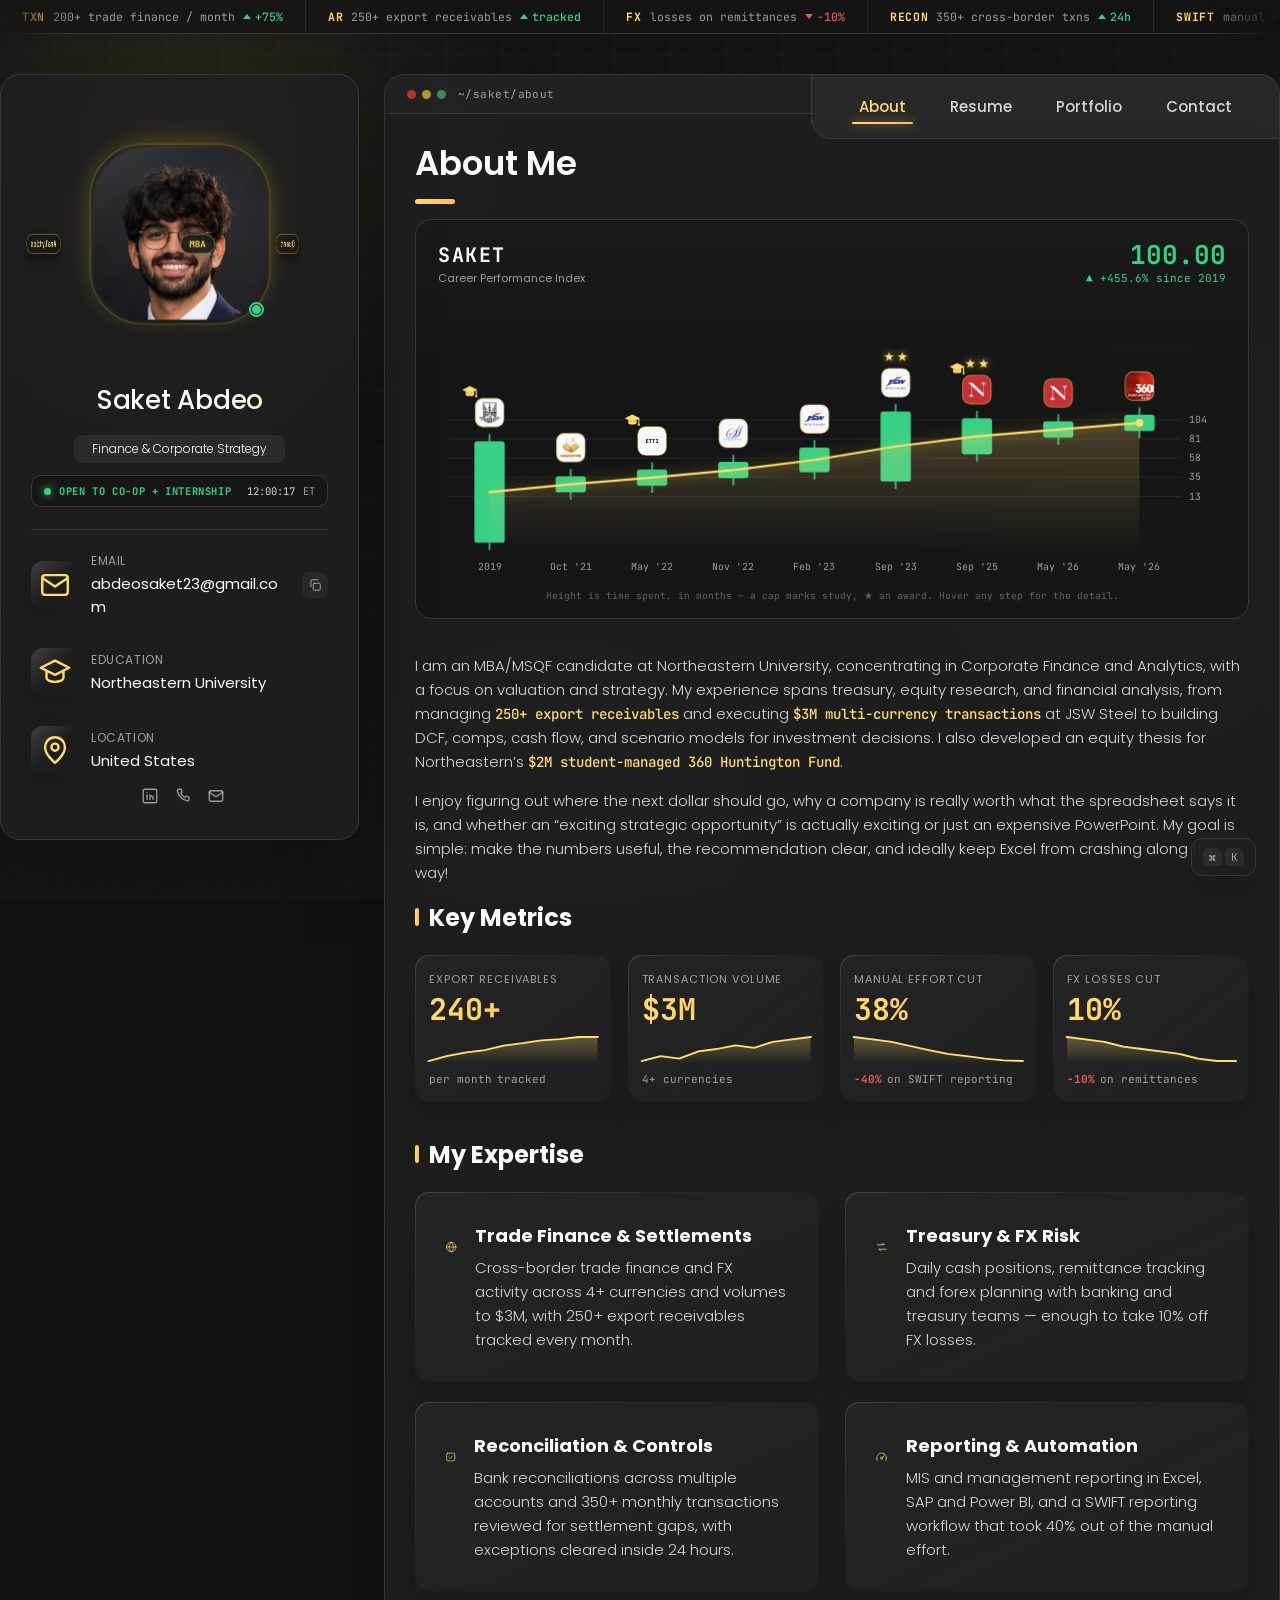
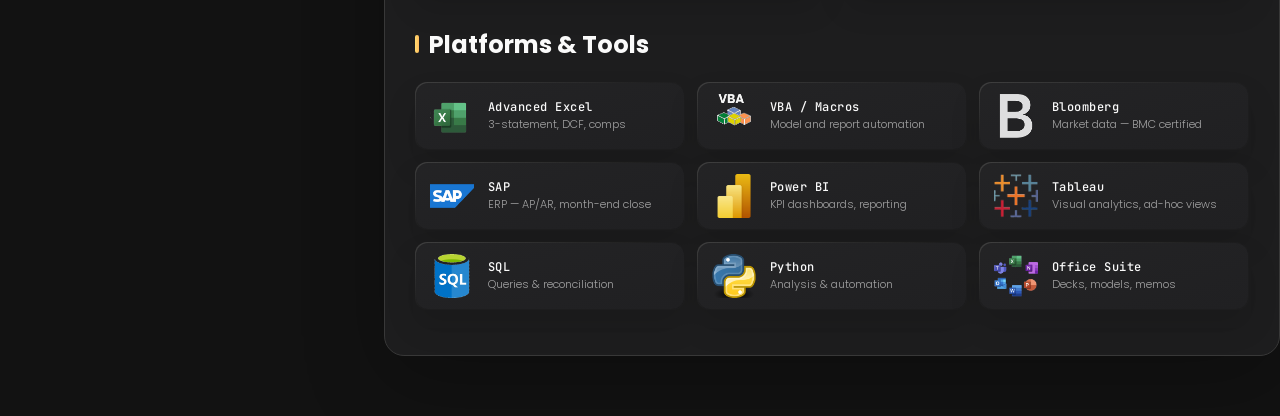
<file: index.html>
<!DOCTYPE html>
<html lang="en">
<head>
  <meta charset="UTF-8" />
  <meta name="viewport" content="width=device-width, initial-scale=1.0" />

  <!-- EDIT: title + description (shows in Google and link previews) -->
  <title>Saket Abdeo — Finance &amp; Strategy</title>
  <meta name="description" content="Saket Abdeo — MS Quantitative Finance + MBA candidate at Northeastern. Treasury, trade finance and equity research: 250+ export receivables, $3M multi-currency volumes, coverage for the $2M 360 Huntington Fund." />

  <!-- EDIT: the link preview. og-card.png is 1200x630; regenerate it if the
       headline facts change. og:image has to be an absolute URL. -->
  <meta property="og:title" content="Saket Abdeo — Treasury, Trade Finance &amp; Equity Research" />
  <meta property="og:description" content="MS Quantitative Finance + MBA at Northeastern. 250+ export receivables, $3M multi-currency volumes, equity coverage for the $2M 360 Huntington Fund. Open to co-op and internship." />
  <meta property="og:type" content="website" />
  <meta property="og:url" content="https://abdeosaket23.github.io/" />
  <meta property="og:site_name" content="Saket Abdeo" />
  <meta property="og:image" content="https://abdeosaket23.github.io/assets/img/og-card.png" />
  <meta property="og:image:width" content="1200" />
  <meta property="og:image:height" content="630" />
  <meta property="og:image:alt" content="Saket Abdeo — Treasury, Trade Finance and Equity Research. MS Quantitative Finance + MBA, Northeastern University. Open to co-op and internship." />

  <meta name="twitter:card" content="summary_large_image" />
  <meta name="twitter:title" content="Saket Abdeo — Treasury, Trade Finance &amp; Equity Research" />
  <meta name="twitter:description" content="MS Quantitative Finance + MBA at Northeastern. Open to co-op and internship." />
  <meta name="twitter:image" content="https://abdeosaket23.github.io/assets/img/og-card.png" />

  <link rel="icon" href="assets/img/favicon.svg" type="image/svg+xml" />

  <link rel="preconnect" href="https://fonts.googleapis.com" />
  <link rel="preconnect" href="https://fonts.gstatic.com" crossorigin />
  <link href="https://fonts.googleapis.com/css2?family=Poppins:wght@300;400;500;600;700&family=JetBrains+Mono:wght@400;500;700&display=swap" rel="stylesheet" />

  <!-- EDIT: bump ?v= when styles.css or main.js changes, so browsers
       fetch the new file instead of serving a cached one. -->
  <link rel="stylesheet" href="css/styles.css?v=28" />
</head>

<body>

<!-- ==============================================================
     BACKGROUND LAYERS — decorative, fixed behind everything.
     ============================================================== -->
<div class="bg-layer" aria-hidden="true">
  <div class="bg-grid"></div>
  <div class="bg-aurora">
    <span class="blob blob-1"></span>
    <span class="blob blob-2"></span>
    <span class="blob blob-3"></span>
  </div>
  <div class="bg-scan"></div>
  <div class="bg-noise"></div>
</div>


<!-- ==============================================================
     TICKER TAPE
     EDIT: each <li> is one entry. data-dir="up" | "down" | "flat"
     The strip is duplicated in JS for a seamless loop.
     ============================================================== -->
<div class="ticker" aria-hidden="true">
  <div class="ticker-track" data-ticker>
    <ul class="ticker-list">
      <li class="ticker-item" data-dir="up"><span class="tkr-sym">TXN</span><span class="tkr-val">200+ trade finance / month</span><span class="tkr-chg">+75%</span></li>
      <li class="ticker-item" data-dir="up"><span class="tkr-sym">AR</span><span class="tkr-val">250+ export receivables</span><span class="tkr-chg">tracked</span></li>
      <li class="ticker-item" data-dir="down"><span class="tkr-sym">FX</span><span class="tkr-val">losses on remittances</span><span class="tkr-chg">-10%</span></li>
      <li class="ticker-item" data-dir="up"><span class="tkr-sym">RECON</span><span class="tkr-val">350+ cross-border txns</span><span class="tkr-chg">24h</span></li>
      <li class="ticker-item" data-dir="down"><span class="tkr-sym">SWIFT</span><span class="tkr-val">manual reporting effort</span><span class="tkr-chg">-40%</span></li>
      <li class="ticker-item" data-dir="up"><span class="tkr-sym">MIS</span><span class="tkr-val">reporting speed</span><span class="tkr-chg">+35%</span></li>
      <li class="ticker-item" data-dir="up"><span class="tkr-sym">CGPA</span><span class="tkr-val">9.51 / 10 — B.Com Hons</span><span class="tkr-chg">3rd of 250</span></li>
      <li class="ticker-item" data-dir="flat"><span class="tkr-sym">MSQF</span><span class="tkr-val">MBA + MS Quant Finance</span><span class="tkr-chg">NEU '28</span></li>
      <li class="ticker-item" data-dir="up"><span class="tkr-sym">SCHOL</span><span class="tkr-val">D'Amore-McKim Achievers</span><span class="tkr-chg">awarded</span></li>
      <li class="ticker-item" data-dir="flat"><span class="tkr-sym">BMC</span><span class="tkr-val">Bloomberg Market Concepts</span><span class="tkr-chg">certified</span></li>
    </ul>
  </div>
</div>


<main>

  <!-- ============================================================
       SIDEBAR
       ============================================================ -->
  <aside class="sidebar" data-sidebar>

    <div class="sidebar-info">

      <!-- ==========================================================
           3D AVATAR
           The slot holds the layout space so the avatar can be
           dragged out of the sidebar without shifting anything.
           Layers separate in real 3D as it turns toward the cursor.
           Drag it anywhere; double-click to send it home.
           ========================================================== -->
      <div class="av-slot">
        <figure class="avatar-box avatar-3d" data-avatar tabindex="0"
                role="img" aria-label="Saket Abdeo — drag to move">

          <span class="av-shadow" data-av-shadow></span>

          <div class="av-stage" data-av-stage>
            <span class="av-glow"></span>
            <span class="av-disc"></span>
            <span class="av-ring"></span>

            <!-- ======================================================
                 PHOTO → MEMOJI FLIP
                 Two faces on opposite sides of the same 3D card. Hover
                 (or tap) turns your photo over to reveal the Memoji;
                 click to pin whichever side you prefer.

                 EDIT: point these at your own images. Square, ~400x400.
                 The Memoji works best as a transparent PNG — the disc
                 layer behind it becomes the backdrop.
                 ====================================================== -->
            <div class="av-flip" data-av-flip>
              <img class="av-face av-front"
                   src="assets/img/my-photo.jpg"
                   onerror="this.onerror=null;this.src='assets/img/my-photo.svg'"
                   alt="" />
              <img class="av-face av-back"
                   src="assets/img/my-memoji.png"
                   onerror="this.onerror=null;this.src='assets/img/my-memoji.svg'"
                   alt="" />
            </div>

            <span class="av-gloss"></span>

            <!-- EDIT: the orbiting chips. Keep them short — 3 or 4 max.
                 --a is where each one sits on the ring. -->
            <div class="av-orbit" data-av-orbit>
              <span class="av-chip" style="--a: 0deg"><i>MBA</i></span>
              <span class="av-chip" style="--a: 120deg"><i>Quant</i></span>
              <span class="av-chip" style="--a: 240deg"><i>Analytics</i></span>
            </div>
          </div>

          <span class="avatar-status" title="Open to opportunities"></span>

        </figure>
      </div>

      <div class="info-content">
        <h1 class="name" title="Saket Abdeo">Saket Abdeo</h1> <!-- EDIT -->
        <p class="title">Finance &amp; Corporate Strategy</p> <!-- EDIT -->
      </div>

      <button class="info_more-btn" data-sidebar-btn>
        <span>Show Contacts</span>
        <svg class="ico" viewBox="0 0 24 24" aria-hidden="true"><path d="m6 9 6 6 6-6"/></svg>
      </button>

    </div>

    <div class="sidebar-info_more">

      <!-- EDIT: what you're looking for, beside a live Boston clock -->
      <div class="market-clock" data-clock>
        <span class="mkt-dot"></span>
        <span class="mkt-state">Open to co-op + internship</span>
        <span class="mkt-time" data-clock-time>--:--:--</span>
        <span class="mkt-tz">ET</span>
      </div>

      <div class="separator"></div>

      <ul class="contacts-list">

        <!-- EDIT: duplicate a <li> to add a row, delete to remove one -->
        <li class="contact-item">
          <div class="icon-box">
            <svg viewBox="0 0 24 24" aria-hidden="true"><rect x="3" y="5" width="18" height="14" rx="2"/><path d="m3 7 9 6 9-6"/></svg>
          </div>
          <div class="contact-info">
            <p class="contact-title">Email</p>
            <a href="mailto:abdeosaket23@gmail.com" class="contact-link" data-email>abdeosaket23@gmail.com</a>
          </div>
          <button class="copy-btn" data-copy-email title="Copy email" aria-label="Copy email address">
            <svg viewBox="0 0 24 24" aria-hidden="true"><rect x="9" y="9" width="12" height="12" rx="2"/><path d="M5 15V5a2 2 0 0 1 2-2h10"/></svg>
          </button>
        </li>

        <li class="contact-item">
          <div class="icon-box">
            <svg viewBox="0 0 24 24" aria-hidden="true"><path d="m12 4 10 5-10 5L2 9l10-5Z"/><path d="M6 11v5c0 1.7 2.7 3 6 3s6-1.3 6-3v-5"/></svg>
          </div>
          <div class="contact-info">
            <p class="contact-title">Education</p>
            <address>Northeastern University</address> <!-- EDIT -->
          </div>
        </li>

        <li class="contact-item">
          <div class="icon-box">
            <svg viewBox="0 0 24 24" aria-hidden="true"><path d="M12 21s7-5.5 7-11a7 7 0 1 0-14 0c0 5.5 7 11 7 11Z"/><circle cx="12" cy="10" r="2.5"/></svg>
          </div>
          <div class="contact-info">
            <p class="contact-title">Location</p>
            <address>United States</address> <!-- EDIT -->
          </div>
        </li>

      </ul>

      <div class="separator"></div>

      <ul class="social-list">
        <!-- EDIT: your links. Delete any you don't use. -->
        <li class="social-item">
          <a href="https://www.linkedin.com/in/saket-abdeo-ba09a9199/" class="social-link" target="_blank" rel="noopener" aria-label="LinkedIn">
            <svg viewBox="0 0 24 24" aria-hidden="true"><rect x="3" y="3" width="18" height="18" rx="2"/><path d="M8 10.5v6M8 7.5v.01M12 16.5v-6M16 16.5v-3.2a2.3 2.3 0 0 0-4 0"/></svg>
          </a>
        </li>
        <li class="social-item">
          <a href="tel:+18578679074" class="social-link" aria-label="Call +1 857-867-9074">
            <svg viewBox="0 0 24 24" aria-hidden="true"><path d="M6.5 3h3l1.5 4-2 1.4a12 12 0 0 0 5.6 5.6l1.4-2 4 1.5v3a2 2 0 0 1-2.2 2A17.5 17.5 0 0 1 4.5 5.2 2 2 0 0 1 6.5 3Z"/></svg>
          </a>
        </li>
        <li class="social-item">
          <a href="mailto:abdeosaket23@gmail.com" class="social-link" aria-label="Email abdeosaket23@gmail.com">
            <svg viewBox="0 0 24 24" aria-hidden="true"><rect x="3" y="5" width="18" height="14" rx="2"/><path d="m3 7 9 6 9-6"/></svg>
          </a>
        </li>
      </ul>

    </div>

  </aside>


  <!-- ============================================================
       MAIN CONTENT
       ============================================================ -->
  <div class="main-content">

    <nav class="navbar">
      <ul class="navbar-list">
        <li class="navbar-item"><button class="navbar-link active" data-nav-link>About</button></li>
        <li class="navbar-item"><button class="navbar-link" data-nav-link>Resume</button></li>
        <li class="navbar-item"><button class="navbar-link" data-nav-link>Portfolio</button></li>
        <li class="navbar-item"><button class="navbar-link" data-nav-link>Contact</button></li>
      </ul>
    </nav>


    <!-- ==========================================================
         ABOUT
         ========================================================== -->
    <article class="about active" data-page="about">

      <!-- Terminal window chrome -->
      <div class="chrome">
        <span class="chrome-dots"><i></i><i></i><i></i></span>
        <span class="chrome-path">~/saket/about</span>
      </div>

      <header>
        <h2 class="h2 article-title">About Me</h2>
      </header>


      <!-- ========================================================
           CAREER CHART — the signature piece.
           Each <li> below is one candle. JS derives open/close from
           consecutive data-value numbers, so all you edit is:
             data-year   the short x-axis tick
             data-value  where the career "index" sits at that step
             data-range  full dates, shown at the top of the tooltip
             data-months how long that step lasted — this is what sets the
                         height of the block, so a two-month internship
                         draws short and a two-year role draws tall
             data-kind   "study" puts a graduation cap on the mark, so a
                         degree or a certification reads apart from a job
             data-logo-bleed
                         for a logo that is already a solid tile — it fills
                         the plate edge to edge instead of sitting on it
             data-label  short headline shown in the tooltip
             data-note   one line of detail shown in the tooltip
             data-awards awards won here, separated by | — each one puts a
                         star over the candle and a line in the tooltip
             data-logo   optional square mark, drawn on a plate above the
                         candle. Drop a real logo into assets/img/logos/
                         and point at it — no other change needed.
           Add or remove <li> items freely — the chart rescales.
           ======================================================== -->
      <section class="career" data-reveal>

        <div class="career-head">
          <div>
            <p class="career-sym">SAKET</p>
            <p class="career-name">Career Performance Index</p>
          </div>
          <div class="career-quote">
            <p class="career-last" data-career-last>—</p>
            <p class="career-delta" data-career-delta>—</p>
          </div>
        </div>

        <div class="career-chart" data-career-chart>
          <svg data-career-svg role="img" aria-label="Career progression chart"></svg>
          <div class="career-tip" data-career-tip>
            <div class="tip-head">
              <span class="tip-logo" data-tip-logo-box><img data-tip-logo alt="" /></span>
              <div class="tip-headings">
                <p class="tip-label" data-tip-label></p>
                <p class="tip-year" data-tip-year></p>
              </div>
            </div>
            <p class="tip-kind" data-tip-kind></p>
            <p class="tip-note" data-tip-note></p>
            <p class="tip-awards" data-tip-awards hidden></p>
          </div>
        </div>

        <ul class="career-data" data-career-data>
          <li data-year="2019" data-value="18" data-label="Bachelor of Commerce in Banking and Insurance (Honours)"
              data-kind="study"
              data-months="35"
              data-range="Jul 2019 – May 2022"
              data-logo="assets/img/unimumbai.png"
              data-note="University of Mumbai"></li>
          <li data-year="Oct '21" data-value="27" data-label="Finance Intern"
              data-months="2"
              data-range="Oct 2021 – Nov 2021"
              data-logo="assets/img/learnovate.png"
              data-note="Learnovate Ecommerce"></li>
          <li data-year="May '22" data-value="35" data-label="Advanced Certification in International Trade and Management"
              data-kind="study"
              data-months="5"
              data-range="May 2022 – Sep 2022"
              data-logo="assets/img/logos/etti.svg"
              data-note="Export Trade and Training Institute"></li>
          <li data-year="Nov '22" data-value="44" data-label="Logistics Operations Intern"
              data-months="2"
              data-range="Nov 2022 – Dec 2022"
              data-logo="assets/img/ss.png"
              data-note="Samudra Group of Companies"></li>
          <li data-year="Feb '23" data-value="56" data-label="Accounting Executive"
              data-months="8"
              data-range="Feb 2023 – Sep 2023"
              data-logo="assets/img/jsw.png"
              data-note="JSW Steel (India's largest steel manufacturer and exporter)"></li>
          <li data-year="Sep '23" data-value="72" data-label="Trade Finance Officer"
              data-months="24"
              data-range="Sep 2023 – Aug 2025"
              data-logo="assets/img/jsw.png"
              data-awards="JSW: Best Newcomer of the Quarter (2023–2024)|JSW: Change Catalyst (2023–2024)"
              data-note="JSW Steel (India's largest steel manufacturer and exporter)"></li>
          <li data-year="Sep '25" data-value="84" data-label="Master of Science in Quantitative Finance + MBA"
              data-kind="study"
              data-months="12"
              data-range="Sep 2025 – Present"
              data-logo="assets/img/neu.png"
              data-logo-bleed
              data-awards="D'Amore-McKim Achievers Scholarship (2026–present)|Global Learners Award (2026–present)"
              data-note="Northeastern University, D'Amore-McKim School of Business"></li>
          <li data-year="May '26" data-value="92" data-label="Student Success Assistant"
              data-months="4"
              data-range="May 2026 – Present"
              data-logo="assets/img/neu.png"
              data-logo-bleed
              data-note="Global Experience Office, Northeastern University"></li>
          <li data-year="May '26" data-value="100" data-label="Equity Research Analyst"
              data-months="4"
              data-range="May 2026 – Present"
              data-logo="assets/img/360.png"
              data-logo-bleed
              data-note="360 Huntington Fund, Northeastern University"></li>
        </ul>

        <p class="career-foot">
          Height is time spent, in months — a cap marks study, ★ an award. Hover any step for the detail.
        </p>

      </section>


      <section class="about-text" data-reveal>
        <!-- EDIT: two or three short paragraphs -->
        <p>
          I am an MBA/MSQF candidate at Northeastern University, concentrating in
          Corporate Finance and Analytics, with a focus on valuation and strategy.
          My experience spans treasury, equity
          research, and financial analysis, from managing <strong>250+ export
          receivables</strong> and executing <strong>$3M multi-currency
          transactions</strong> at JSW Steel to building DCF, comps, cash flow, and
          scenario models for investment decisions. I also developed an equity thesis
          for Northeastern&rsquo;s <strong>$2M student-managed 360 Huntington
          Fund</strong>.
        </p>
        <p>
          I enjoy figuring out where the next dollar should go, why a company is really
          worth what the spreadsheet says it is, and whether an &ldquo;exciting strategic
          opportunity&rdquo; is actually exciting or just an expensive PowerPoint. My
          goal is simple: make the numbers useful, the recommendation clear, and ideally
          keep Excel from crashing along the way!
        </p>
      </section>


      <!-- ---------- Key metrics dashboard ---------- -->
      <section class="metrics" data-reveal>

        <h3 class="h3 section-heading">Key Metrics</h3>

        <ul class="metrics-list">

          <!-- ====================================================
               EDIT: duplicate a <li> to add a tile.
                 data-count-to  = the number it settles on
                 data-prefix    = e.g. "$"   data-suffix = "M", "%", "+"
                 data-decimals  = decimal places (default 0)
                 data-spark     = comma-separated values for the mini chart
               ==================================================== -->
          <li class="metric-card content-card">
            <p class="metric-label">Export Receivables</p>
            <p class="metric-value" data-count-to="250" data-suffix="+">0</p>
            <svg class="sparkline" data-spark="180,195,205,212,225,232,240,244,250,250" viewBox="0 0 100 30" preserveAspectRatio="none"></svg>
            <p class="metric-note"><span class="delta" data-dir="flat">per month</span> tracked</p>
          </li>

          <li class="metric-card content-card">
            <p class="metric-label">Transaction Volume</p>
            <p class="metric-value" data-count-to="3" data-prefix="$" data-suffix="M">$0M</p>
            <svg class="sparkline" data-spark="1,1.4,1.2,1.8,2,2.3,2.1,2.6,2.8,3" viewBox="0 0 100 30" preserveAspectRatio="none"></svg>
            <p class="metric-note"><span class="delta" data-dir="flat">4+ currencies</span></p>
          </li>

          <li class="metric-card content-card">
            <p class="metric-label">Manual Effort Cut</p>
            <p class="metric-value" data-count-to="40" data-suffix="%">0%</p>
            <svg class="sparkline" data-spark="100,96,92,85,78,72,68,64,61,60" viewBox="0 0 100 30" preserveAspectRatio="none"></svg>
            <p class="metric-note"><span class="delta" data-dir="down">-40%</span> on SWIFT reporting</p>
          </li>

          <li class="metric-card content-card">
            <p class="metric-label">FX Losses Cut</p>
            <p class="metric-value" data-count-to="10" data-suffix="%">0%</p>
            <svg class="sparkline" data-spark="100,99,98,96,95,94,93,91,90,90" viewBox="0 0 100 30" preserveAspectRatio="none"></svg>
            <p class="metric-note"><span class="delta" data-dir="down">-10%</span> on remittances</p>
          </li>

        </ul>

      </section>


      <!-- ---------- Expertise cards ---------- -->
      <section class="service" data-reveal>

        <h3 class="h3 section-heading">My Expertise</h3>

        <ul class="service-list">

          <!-- EDIT: duplicate a <li class="service-item"> to add a card -->
          <li class="service-item">
            <div class="service-icon-box">
              <svg viewBox="0 0 24 24" aria-hidden="true"><circle cx="12" cy="12" r="9"/><path d="M3 12h18"/><path d="M12 3c2.5 2.4 4 5.6 4 9s-1.5 6.6-4 9c-2.5-2.4-4-5.6-4-9s1.5-6.6 4-9Z"/></svg>
            </div>
            <div class="service-content-box">
              <h4 class="h4 service-item-title">Trade Finance &amp; Settlements</h4>
              <p class="service-item-text">
                Cross-border trade finance and FX activity across 4+ currencies and volumes to $3M, with 250+ export receivables tracked every month.
              </p>
            </div>
          </li>

          <li class="service-item">
            <div class="service-icon-box">
              <svg viewBox="0 0 24 24" aria-hidden="true"><path d="M4 8h13l-3.2-3.2M20 16H7l3.2 3.2"/></svg>
            </div>
            <div class="service-content-box">
              <h4 class="h4 service-item-title">Treasury &amp; FX Risk</h4>
              <p class="service-item-text">
                Daily cash positions, remittance tracking and forex planning with banking and treasury teams — enough to take 10% off FX losses.
              </p>
            </div>
          </li>

          <li class="service-item">
            <div class="service-icon-box">
              <svg viewBox="0 0 24 24" aria-hidden="true"><rect x="3.5" y="4" width="17" height="16" rx="2"/><path d="m8 12.5 2.6 2.6L16 9.5"/></svg>
            </div>
            <div class="service-content-box">
              <h4 class="h4 service-item-title">Reconciliation &amp; Controls</h4>
              <p class="service-item-text">
                Bank reconciliations across multiple accounts and 350+ monthly transactions reviewed for settlement gaps, with exceptions cleared inside 24 hours.
              </p>
            </div>
          </li>

          <li class="service-item">
            <div class="service-icon-box">
              <svg viewBox="0 0 24 24" aria-hidden="true"><path d="M20 18a9 9 0 1 0-16 0"/><circle cx="12" cy="14" r="2"/><path d="m13.6 12.4 3.2-3.2"/></svg>
            </div>
            <div class="service-content-box">
              <h4 class="h4 service-item-title">Reporting &amp; Automation</h4>
              <p class="service-item-text">
                MIS and management reporting in Excel, SAP and Power BI, and a SWIFT reporting workflow that took 40% out of the manual effort.
              </p>
            </div>
          </li>

        </ul>

      </section>


      <!-- ---------- Tools strip ----------
           EDIT: one <li> per tool. The mark is a square image in
           assets/img/ on a white tile — swap the file, keep the markup. -->
      <section class="tools" data-reveal>

        <h3 class="h3 section-heading">Platforms &amp; Tools</h3>

        <ul class="tools-grid">
          <li class="tool-card">
            <div class="tool-icon">
              <img src="assets/img/excel.png" alt="" loading="lazy" />
            </div>
            <div class="tool-meta">
              <p class="tool-name">Advanced Excel</p>
              <p class="tool-use">3-statement, DCF, comps</p>
            </div>
          </li>

          <li class="tool-card">
            <div class="tool-icon">
              <img src="assets/img/vba.png" alt="" loading="lazy" />
            </div>
            <div class="tool-meta">
              <p class="tool-name">VBA / Macros</p>
              <p class="tool-use">Model and report automation</p>
            </div>
          </li>

          <li class="tool-card">
            <div class="tool-icon">
              <img src="assets/img/bloomberg.png" alt="" loading="lazy" />
            </div>
            <div class="tool-meta">
              <p class="tool-name">Bloomberg</p>
              <p class="tool-use">Market data — BMC certified</p>
            </div>
          </li>

          <li class="tool-card">
            <div class="tool-icon">
              <img src="assets/img/sap.png" alt="" loading="lazy" />
            </div>
            <div class="tool-meta">
              <p class="tool-name">SAP</p>
              <p class="tool-use">ERP — AP/AR, month-end close</p>
            </div>
          </li>

          <li class="tool-card">
            <div class="tool-icon">
              <img src="assets/img/powerbi.png" alt="" loading="lazy" />
            </div>
            <div class="tool-meta">
              <p class="tool-name">Power BI</p>
              <p class="tool-use">KPI dashboards, reporting</p>
            </div>
          </li>

          <li class="tool-card">
            <div class="tool-icon">
              <img src="assets/img/tableau.png" alt="" loading="lazy" />
            </div>
            <div class="tool-meta">
              <p class="tool-name">Tableau</p>
              <p class="tool-use">Visual analytics, ad-hoc views</p>
            </div>
          </li>

          <li class="tool-card">
            <div class="tool-icon">
              <img src="assets/img/sql.png" alt="" loading="lazy" />
            </div>
            <div class="tool-meta">
              <p class="tool-name">SQL</p>
              <p class="tool-use">Queries &amp; reconciliation</p>
            </div>
          </li>

          <li class="tool-card">
            <div class="tool-icon">
              <img src="assets/img/python.png" alt="" loading="lazy" />
            </div>
            <div class="tool-meta">
              <p class="tool-name">Python</p>
              <p class="tool-use">Analysis &amp; automation</p>
            </div>
          </li>

          <li class="tool-card">
            <div class="tool-icon">
              <img src="assets/img/officesuite.png" alt="" loading="lazy" />
            </div>
            <div class="tool-meta">
              <p class="tool-name">Office Suite</p>
              <p class="tool-use">Decks, models, memos</p>
            </div>
          </li>
        </ul>

      </section>

    </article>


    <!-- ==========================================================
         RESUME
         ========================================================== -->
    <article class="resume" data-page="resume">

      <div class="chrome">
        <span class="chrome-dots"><i></i><i></i><i></i></span>
        <span class="chrome-path">~/saket/resume</span>
      </div>

      <header class="resume-head">
        <h2 class="h2 article-title">Resume</h2>
        <!-- EDIT: the file name is what the browser saves it as, so it reads
             "Saket Abdeo Resume.pdf" rather than "resume.pdf". Bump ?v= so
             anyone who downloaded the previous one gets the new file. -->
        <a href="assets/files/Saket%20Abdeo%20Resume.pdf?v=4" class="form-btn resume-dl" target="_blank" rel="noopener">
          <svg viewBox="0 0 24 24" aria-hidden="true"><path d="M12 3v12m0 0 4-4m-4 4-4-4M4 17v2a2 2 0 0 0 2 2h12a2 2 0 0 0 2-2v-2"/></svg>
          <span>Download PDF</span>
        </a>
      </header>

      <!-- ==========================================================
           Two columns on desktop so the whole résumé is one screen or
           two rather than a long scroll. EDIT: one <li class="role">
           per job, one <li class="edu"> per qualification.
           ========================================================== -->
      <div class="resume-grid">

        <div class="resume-col">

          <section class="rsm rsm--exp" data-reveal>
            <h3 class="rsm-heading">Experience</h3>
            <ol class="role-list">
              <li class="role role--marked">
                <span class="role-mark bleed"><img src="assets/img/360.png" alt="" loading="lazy" /></span>
                <div class="role-body">
                  <div class="role-head">
                    <p class="role-title">Equity Research Analyst</p>
                    <p class="role-when">May 2026 – Present</p>
                  </div>
                  <p class="role-org">360 Huntington Fund, Northeastern University · Boston</p>
                  <ul class="role-points">
                    <li>Fundamental research on Vertiv Holdings (VRT), carrying financial statement,
                        industry and valuation analysis into a recommendation for a student-managed
                        fund running <b>$2M</b> of real capital.</li>
                    <li>Presented a 20-minute pitch and Q&amp;A to analysts and sector managers on
                        valuation, operating performance and downside scenarios.</li>
                  </ul>
                </div>
              </li>

              <li class="role role--marked">
                <span class="role-mark bleed"><img src="assets/img/neu.png" alt="" loading="lazy" /></span>
                <div class="role-body">
                  <div class="role-head">
                    <p class="role-title">Student Success Assistant</p>
                    <p class="role-when">May 2026 – Present</p>
                  </div>
                  <p class="role-org">Global Experience Office, Northeastern University · Boston</p>
                  <ul class="role-points">
                    <li>Front-line contact for students across multiple university programs, resolving time-sensitive queries with internal teams.</li>
                    <li>Manage student records and service workflows across programs, improving response consistency.</li>
                  </ul>
                </div>
              </li>
              <li class="role role--marked">
                <span class="role-mark"><img src="assets/img/jsw.png" alt="" loading="lazy" /></span>
                <div class="role-body">
                  <div class="role-head">
                    <p class="role-title">JSW Steel</p>
                    <p class="role-when">Feb 2023 – Aug 2025 · 2 yrs 7 mos</p>
                  </div>
                  <p class="role-org">India&rsquo;s largest steel manufacturer and exporter · Mumbai, India</p>

                  <!-- Two posts at one employer, the way LinkedIn stacks them:
                       the company owns the entry, each title hangs off the rail. -->
                  <ol class="role-steps">
                    <li>
                      <div class="step-head">
                        <p class="step-title">Trade Finance Officer</p>
                        <p class="step-when">Sep 2023 – Aug 2025</p>
                      </div>
                      <ul class="role-points">
                        <li>Managed daily cash positions with banking and treasury teams to plan
                            forex needs and mitigate currency risk — <b>FX losses down 10%</b>.</li>
                        <li>Ran <b>250+ export invoices</b> and <b>200+ trade finance
                            transactions</b> a month across 4+ currencies, volumes to <b>$3M</b>.</li>
                      </ul>
                    </li>
                    <li>
                      <div class="step-head">
                        <p class="step-title">Accounting Executive</p>
                        <p class="step-when">Feb 2023 – Sep 2023</p>
                      </div>
                      <ul class="role-points">
                        <li>Analysed <b>350+ monthly cross-border transactions</b> for settlement
                            delays and reconciliation gaps.</li>
                        <li>Reconciled monthly bank statements across multiple accounts, clearing
                            discrepancies <b>within 24 hours</b> — 20% fewer errors.</li>
                      </ul>
                    </li>
                  </ol>
                </div>
              </li>

              <li class="role role--marked">
                <span class="role-mark"><img src="assets/img/ss.png" alt="" loading="lazy" /></span>
                <div class="role-body">
                  <div class="role-head">
                    <p class="role-title">Logistics Operations Intern</p>
                    <p class="role-when">Nov 2022 – Dec 2022</p>
                  </div>
                  <p class="role-org">Samudra Group of Companies · Mumbai, India</p>
                  <ul class="role-points">
                    <li>Coordinated clearing agents and shipping lines on export workflows — <b>transit time down 20%</b>.</li>
                    <li>Processed vessel profiles and customs documentation through ICEGATE — <b>clearance turnaround down 30%</b>.</li>
                  </ul>
                </div>
              </li>
              <li class="role role--marked">
                <span class="role-mark"><img src="assets/img/learnovate.png" alt="" loading="lazy" /></span>
                <div class="role-body">
                  <div class="role-head">
                    <p class="role-title">Finance Intern</p>
                    <p class="role-when">Oct 2021 – Nov 2021</p>
                  </div>
                  <p class="role-org">Learnovate Ecommerce · Mumbai, India</p>
                  <ul class="role-points">
                    <li>Built expense structures and sales strategies out of financial studies — <b>revenue up 25%</b>.</li>
                    <li>Tracked 25+ industry trends into 10+ strategy changes — <b>profitability up 15%</b>.</li>
                  </ul>
                </div>
              </li>
            </ol>
          </section>

          <section class="rsm rsm--proj" data-reveal>
            <h3 class="rsm-heading">Projects</h3>
            <ol class="role-list">
              <li class="role">
                <div class="role-head">
                  <p class="role-title">FX Risk Management &amp; Hedging Strategy</p>
                  <p class="role-when">May 2024 – Jan 2025</p>
                </div>
                <p class="role-org">Forwards, swaps and options</p>
                <ul class="role-points">
                  <li>Modelled foreign-currency exposures under unhedged, forward and option-based
                      scenarios to quantify the effect of rate moves on projected cash flows.</li>
                  <li>Compared cost, protection and liquidity trade-offs across the alternatives —
                      the recommended strategy cut modelled <b>cash-flow volatility by 20%</b> while
                      keeping upside participation.</li>
                </ul>
              </li>

              <li class="role">
                <div class="role-head">
                  <p class="role-title">Transaction Reporting Automation</p>
                  <p class="role-when">May 2023 – Jan 2024</p>
                </div>
                <p class="role-org">SWIFT &amp; Excel</p>
                <ul class="role-points">
                  <li>Built an Excel automation workflow consolidating SWIFT transaction data
                      into standardised reports — <b>manual reporting effort down 40%</b>.</li>
                  <li>Added dynamic data updates and standardised transaction tracking —
                      <b>reporting speed up 35%</b>, with clearer visibility across operational
                      workflows.</li>
                </ul>
              </li>

              <li class="role">
                <div class="role-head">
                  <p class="role-title">MunchMolds</p>
                  <p class="role-when">Oct 2019 – Feb 2020</p>
                </div>
                <p class="role-org">Edible cups startup</p>
                <ul class="role-points">
                  <li>Built the product concept out of market research across
                      <b>25+ consumer trends</b>.</li>
                  <li>Sourced sustainable materials for it, evaluating <b>20+ suppliers</b>.</li>
                </ul>
              </li>
            </ol>
          </section>

        </div>

        <div class="resume-col">

          <section class="rsm rsm--edu" data-reveal>
            <h3 class="rsm-heading">Education</h3>
            <ul class="edu-list">
              <li class="edu">
                <span class="edu-mark bleed"><img src="assets/img/neu.png" alt="" loading="lazy" /></span>
                <div class="edu-body">
                  <p class="edu-title">MS Quantitative Finance + MBA</p>
                  <p class="edu-org">Northeastern University, D&rsquo;Amore-McKim School of Business</p>
                  <p class="edu-when">Sep 2025 – Present · Boston, USA</p>
                </div>
              </li>
              <li class="edu">
                <span class="edu-mark"><img src="assets/img/unimumbai.png" alt="" loading="lazy" /></span>
                <div class="edu-body">
                  <p class="edu-title">Bachelor of Commerce in Banking and Insurance (Honours)</p>
                  <p class="edu-org">University of Mumbai</p>
                  <p class="edu-when">Jul 2019 – May 2022 · 9.51/10</p>
                </div>
              </li>
              <li class="edu">
                <span class="edu-mark"><img src="assets/img/logos/etti.svg" alt="" loading="lazy" /></span>
                <div class="edu-body">
                  <p class="edu-title"><a href="assets/img/certificates/etti-advanced-international-trade.pdf" target="_blank" rel="noopener">International Trade &amp; Management (Advanced Certification)</a></p>
                  <p class="edu-org">Export Trade and Training Institute</p>
                  <p class="edu-when">May 2022 – Sep 2022 · Mumbai, India</p>
                </div>
              </li>
            </ul>
          </section>

          <section class="rsm rsm-lit rsm--award" data-reveal>
            <h3 class="rsm-heading">Achievements</h3>
            <ul class="award-list">
              <li><i>&#9733;</i>D&rsquo;Amore-McKim Achievers Scholarship</li>
              <li><i>&#9733;</i>Global Learners Award</li>
              <li><i>&#9733;</i>JSW: Best Newcomer of the Quarter (2023&ndash;2024)</li>
              <li><i>&#9733;</i>JSW: Change Catalyst (2023&ndash;2024)</li>
            </ul>
          </section>

          <section class="rsm rsm--cert" data-reveal>
            <h3 class="rsm-heading">Certifications</h3>
            <ul class="cert-list">
              <!-- EDIT: wrap the text in an <a> to link a certificate;
                   the files live in assets/img/certificates/. -->
              <li><b>Bloomberg</b>Market Concepts (BMC)</li>
              <li><a href="assets/img/certificates/ey-applied-finance-treasury-analytics.pdf" target="_blank" rel="noopener"><b>E&amp;Y</b>Applied Finance, Treasury and Analytics</a></li>
              <li><a href="assets/img/certificates/goldman-sachs-operations-simulation.pdf" target="_blank" rel="noopener"><b>Goldman Sachs</b>Operations Job Simulation</a></li>
              <li><a href="assets/img/certificates/citi-apac-investment-banking.pdf" target="_blank" rel="noopener"><b>Citi</b>APAC Investment Banking Virtual Experience</a></li>
              <li><a href="assets/img/certificates/citi-personal-banking-simulation.pdf" target="_blank" rel="noopener"><b>Citi</b>Personal Banking Job Simulation</a></li>
              <li><a href="assets/img/certificates/investment-management-virtual-internship.pdf" target="_blank" rel="noopener"><b>Future IM/Pact</b>Investment Management Virtual Internship</a></li>
              <li><a href="assets/img/certificates/google-foundations-project-management.pdf" target="_blank" rel="noopener"><b>Google</b>Foundations of Project Management</a></li>
              <li><a href="assets/img/certificates/zerodha-stock-market-basics.pdf" target="_blank" rel="noopener"><b>Zerodha Varsity</b>Stock Market Basics</a></li>
              <li><a href="assets/img/certificates/udemy-microsoft-excel.jpg" target="_blank" rel="noopener"><b>Udemy</b>Microsoft Excel — Beginner to Advanced</a></li>
              <li>SQL Essential Training</li>
              <li>Certification in Logistics and Transportation (CLT)</li>
              <li>Basics of Logistics, Fleet and Warehouse Management</li>
              <li><a href="assets/img/certificates/udemy-shipping-logistics.jpg" target="_blank" rel="noopener"><b>Udemy</b>Shipping &amp; Logistics</a></li>
              <li><a href="assets/img/certificates/udemy-air-export-forwarding.jpg" target="_blank" rel="noopener"><b>Udemy</b>Air Export Forwarding</a></li>
              <li><a href="assets/img/certificates/gst-basics-for-businesses.pdf" target="_blank" rel="noopener"><b>Mojoversity</b>Basics of GST for Businesses</a></li>
              <li><a href="assets/img/certificates/great-learning-digital-marketing.pdf" target="_blank" rel="noopener"><b>Great Learning</b>Introduction to Digital Marketing</a></li>
              <li><a href="assets/img/certificates/great-learning-marketing-framework.pdf" target="_blank" rel="noopener"><b>Great Learning</b>Marketing: Strategic Framework</a></li>
            </ul>
          </section>

        </div>

      </div>

      <!-- ---------- Skills ----------
           EDIT: one <div class="skill-group"> per heading, one <li> per
           skill. No levels — a self-scored percentage is a number you
           can be asked to defend. -->
      <section class="skill rsm rsm--skill" data-reveal>

        <h3 class="rsm-heading">Skills</h3>

        <div class="skill-groups">
          <div class="skill-group">
            <p class="skill-group-title">Operations &amp; Controls</p>
            <ul class="skill-tags">
              <li>Transaction Processing</li>
              <li>Settlement &amp; Reconciliation</li>
              <li>Exception Management</li>
              <li>Process Improvement</li>
              <li>Operational Risk</li>
              <li>Internal Controls</li>
              <li>Data Validation</li>
            </ul>
          </div>

          <div class="skill-group">
            <p class="skill-group-title">Finance &amp; Transactions</p>
            <ul class="skill-tags">
              <li>Trade Finance</li>
              <li>Cross-Border Payments</li>
              <li>FX Settlements</li>
              <li>Accounts Receivable</li>
              <li>Working Capital Analysis</li>
              <li>Cash Flow Management</li>
              <li>International Banking</li>
            </ul>
          </div>

          <div class="skill-group">
            <p class="skill-group-title">Business &amp; Analytics</p>
            <ul class="skill-tags">
              <li>KPI Analysis</li>
              <li>Management Reporting</li>
              <li>Process Mapping</li>
              <li>Workflow Analysis</li>
              <li>Cross-Functional Collaboration</li>
              <li>Stakeholder Management</li>
              <li>Root Cause Analysis</li>
            </ul>
          </div>

        </div>

      </section>

    </article>


    <!-- ==========================================================
         PORTFOLIO
         ========================================================== -->
    <article class="portfolio" data-page="portfolio">

      <div class="chrome">
        <span class="chrome-dots"><i></i><i></i><i></i></span>
        <span class="chrome-path">~/saket/portfolio</span>
      </div>

      <header>
        <h2 class="h2 article-title">Portfolio</h2>
      </header>

      <section class="projects">

        <ul class="filter-list" data-filter-list></ul>

        <div class="filter-select-box">
          <button class="filter-select" data-select aria-expanded="false">
            <div class="select-value" data-select-value>Select category</div>
            <div class="select-icon">
              <svg viewBox="0 0 24 24" aria-hidden="true"><path d="m6 9 6 6 6-6"/></svg>
            </div>
          </button>
          <ul class="select-list" data-select-list></ul>
        </div>

        <ul class="project-list" data-project-list>

          <!-- ======================================================
               EDIT: one <li> per project.
                 data-category = filter group
                 .project-stat = the headline number on the card
               Add href="..." to <div class="project-card"> as an <a> when
               there's a deck or write-up to link to.
               ====================================================== -->
          <li class="project-item active" data-filter-item data-category="equity research">
            <div class="project-card">
              <figure class="project-img">
                <img src="assets/img/project-lmt.jpg" alt="Lockheed Martin" loading="lazy" />
                <figcaption class="project-stat">$230B backlog</figcaption>
              </figure>
              <h3 class="project-title">Lockheed Martin (LMT) &mdash; Q2 2026</h3>
              <p class="project-category">Equity Research</p>
              <p class="project-blurb">
                Quarterly coverage for the 360 Huntington Fund. A beat-and-raise &mdash; sales
                $20.06B (+11%), EPS $7.94 against $7.21 consensus, free cash flow swinging to
                $2.9B &mdash; but only ~9.7% left to the $639 street target after a 42% run.
                Held.
              </p>
            </div>
          </li>

          <li class="project-item active" data-filter-item data-category="equity research">
            <div class="project-card">
              <figure class="project-img">
                <img src="assets/img/project-tmus.jpg" alt="T-Mobile" loading="lazy" />
                <figcaption class="project-stat">EPS $2.99 vs $2.60E</figcaption>
              </figure>
              <h3 class="project-title">T-Mobile (TMUS) &mdash; Q2 2026</h3>
              <p class="project-category">Equity Research</p>
              <p class="project-blurb">
                Quarterly coverage for the 360 Huntington Fund. A clear EPS beat the market
                sold off 11% on a 0.8% revenue miss and softer subscriber guidance; premium
                multiple, ~40% to the street target. Held.
              </p>
            </div>
          </li>

          <li class="project-item active" data-filter-item data-category="equity research">
            <div class="project-card">
              <figure class="project-img">
                <img src="assets/img/project-vertiv.jpg" alt="Vertiv Holdings" loading="lazy" />
                <figcaption class="project-stat">$2M fund</figcaption>
              </figure>
              <h3 class="project-title">Vertiv Holdings (VRT) — Equity Research</h3>
              <p class="project-category">Equity Research</p>
              <p class="project-blurb">Statement, industry and valuation work carried into a buy recommendation, pitched to analysts and sector managers of the 360 Huntington Fund.</p>
            </div>
          </li>

          <li class="project-item active" data-filter-item data-category="risk &amp; treasury">
            <div class="project-card">
              <figure class="project-img">
                <img src="assets/img/project-fx.jpg" alt="Hedged cash flows against an unhedged path" loading="lazy" />
                <figcaption class="project-stat">-20% volatility</figcaption>
              </figure>
              <h3 class="project-title">FX Risk Management &amp; Hedging</h3>
              <p class="project-category">Risk &amp; Treasury</p>
              <p class="project-blurb">Currency exposures modelled unhedged, forward and option-based; the recommended strategy cut modelled cash-flow volatility while keeping upside.</p>
            </div>
          </li>

          <li class="project-item active" data-filter-item data-category="automation">
            <div class="project-card">
              <figure class="project-img">
                <img src="assets/img/project-swift.jpg" alt="SWIFT data consolidated into Excel reports" loading="lazy" />
                <figcaption class="project-stat">-40% manual effort</figcaption>
              </figure>
              <h3 class="project-title">Transaction Reporting Automation</h3>
              <p class="project-category">Automation</p>
              <p class="project-blurb">An Excel workflow consolidating SWIFT transaction data into standardised reports, with dynamic updates that lifted reporting speed 35%.</p>
            </div>
          </li>

          <li class="project-item active" data-filter-item data-category="venture">
            <div class="project-card">
              <figure class="project-img">
                <img src="assets/img/project-munchmolds.jpg" alt="MunchMolds — edible cups" loading="lazy" />
                <figcaption class="project-stat">25+ trends researched</figcaption>
              </figure>
              <h3 class="project-title">MunchMolds — Edible Cups</h3>
              <p class="project-category">Venture</p>
              <p class="project-blurb">Product concept and market research for an edible-cup startup, with sustainable materials sourced across 20+ suppliers.</p>
            </div>
          </li>

        </ul>

      </section>

    </article>


    <!-- ==========================================================
         CONTACT
         ========================================================== -->
    <article class="contact" data-page="contact">

      <div class="chrome">
        <span class="chrome-dots"><i></i><i></i><i></i></span>
        <span class="chrome-path">~/saket/contact</span>
      </div>

      <header>
        <h2 class="h2 article-title">Contact</h2>
      </header>

      <div class="contact-grid">

        <!-- ---------- Ways to reach me ---------- -->
        <section class="contact-side" data-reveal>

          <div class="reach">
            <h3 class="rsm-heading">Reach me</h3>

            <ul class="reach-list">
              <li>
                <a href="mailto:abdeosaket23@gmail.com">
                  <span class="reach-icon">
                    <svg viewBox="0 0 24 24" aria-hidden="true"><rect x="3" y="5" width="18" height="14" rx="2"/><path d="m3 7 9 6 9-6"/></svg>
                  </span>
                  <span class="reach-body">
                    <span class="reach-label">Email</span>
                    <span class="reach-value">abdeosaket23@gmail.com</span>
                  </span>
                </a>
              </li>
              <li>
                <a href="tel:+18578679074">
                  <span class="reach-icon">
                    <svg viewBox="0 0 24 24" aria-hidden="true"><path d="M6.5 3h3l1.5 4-2 1.4a12 12 0 0 0 5.6 5.6l1.4-2 4 1.5v3a2 2 0 0 1-2.2 2A17.5 17.5 0 0 1 4.5 5.2 2 2 0 0 1 6.5 3Z"/></svg>
                  </span>
                  <span class="reach-body">
                    <span class="reach-label">Phone</span>
                    <span class="reach-value">+1 857-867-9074</span>
                  </span>
                </a>
              </li>
              <li>
                <a href="https://www.linkedin.com/in/saket-abdeo-ba09a9199/" target="_blank" rel="noopener">
                  <span class="reach-icon">
                    <svg viewBox="0 0 24 24" aria-hidden="true"><rect x="3" y="3" width="18" height="18" rx="2"/><path d="M8 10.5v6M8 7.5v.01M12 16.5v-6M16 16.5v-3.2a2.3 2.3 0 0 0-4 0"/></svg>
                  </span>
                  <span class="reach-body">
                    <span class="reach-label">LinkedIn</span>
                    <span class="reach-value">Saket Abdeo</span>
                  </span>
                </a>
              </li>
              <li>
                <span class="reach-static">
                  <span class="reach-icon">
                    <svg viewBox="0 0 24 24" aria-hidden="true"><path d="M12 21s7-5.5 7-11a7 7 0 1 0-14 0c0 5.5 7 11 7 11Z"/><circle cx="12" cy="10" r="2.5"/></svg>
                  </span>
                  <span class="reach-body">
                    <span class="reach-label">Based in</span>
                    <span class="reach-value">Boston, MA &middot; <span data-clock-time>--:--:--</span> ET</span>
                  </span>
                </span>
              </li>
            </ul>
          </div>

          <!-- EDIT: what you're looking for. -->
          <div class="open-to">
            <p class="open-to-head"><span class="mkt-dot"></span>Open to co-op + internship</p>
            <p class="open-to-foot">Graduating <b>NEU &rsquo;28</b> &middot; MSQF + MBA</p>
          </div>

        </section>

        <!-- ---------- The form ---------- -->
        <section class="contact-form" data-reveal>

          <h3 class="rsm-heading">Send a message</h3>

          <!-- ==========================================================
               GitHub Pages can't process forms. To make this send:
                 1. Sign up free at https://formspree.io
                 2. Paste your endpoint into action="" below.
               Until then, submitting opens the visitor's email client.
               ========================================================== -->
          <form action="https://script.google.com/macros/s/AKfycbwaeBqotWBcBSr10LxBFECoKhrw4UgLqADjY7CKlXV2x4QdGugQ_xKdEoMykpKbugzfUA/exec" method="POST" class="form" data-form>

            <div class="input-wrapper">
              <input type="text" name="fullname" class="form-input" placeholder="Full name" required data-form-input autocomplete="name" />
              <input type="email" name="email" class="form-input" placeholder="Email address" required data-form-input autocomplete="email" />
            </div>

            <textarea name="message" class="form-input" placeholder="Your message" required data-form-input rows="6"></textarea>

            <button class="form-btn" type="submit" disabled data-form-btn>
              <svg viewBox="0 0 24 24" aria-hidden="true"><path d="M22 2 11 13M22 2l-7 20-4-9-9-4 20-7Z"/></svg>
              <span>Send Message</span>
            </button>

            <p class="form-status" data-form-status role="status"></p>

          </form>

        </section>

      </div>

    </article>

  </div>

</main>


<!-- ==============================================================
     COMMAND PALETTE — opens with ⌘K / Ctrl+K.
     Entries are the COMMANDS array in js/main.js.
     ============================================================== -->
<button class="cmdk-trigger" data-cmdk-open aria-label="Open command palette">
  <kbd>⌘</kbd><kbd>K</kbd>
</button>

<div class="cmdk" data-cmdk role="dialog" aria-modal="true" aria-label="Command palette">
  <div class="cmdk-overlay" data-cmdk-close></div>
  <div class="cmdk-panel">
    <div class="cmdk-input-row">
      <span class="cmdk-prompt">&gt;</span>
      <input type="text" class="cmdk-input" placeholder="run a command…" data-cmdk-input aria-label="Search commands" />
      <button class="cmdk-esc" data-cmdk-close>esc</button>
    </div>
    <ul class="cmdk-list" data-cmdk-list></ul>
    <div class="cmdk-footer"><kbd>↑</kbd><kbd>↓</kbd> navigate <kbd>↵</kbd> select</div>
  </div>
</div>

<div class="toast" data-toast role="status" aria-live="polite"></div>

<script src="js/main.js?v=28"></script>
</body>
</html>
</file>
<file: css/styles.css>
/* ==========================================================================
   THEME TOKENS — change these to restyle the whole site.
   ========================================================================== */
:root {

  /* Colors */
  --jet:                     hsl(0, 0%, 22%);
  --onyx:                    hsl(240, 1%, 17%);
  --eerie-black-1:           hsl(240, 2%, 12%);
  --eerie-black-2:           hsl(240, 2%, 13%);
  --smoky-black:             hsl(0, 0%, 7%);
  --white-1:                 hsl(0, 0%, 100%);
  --white-2:                 hsl(0, 0%, 98%);
  --orange-yellow-crayola:   hsl(45, 100%, 72%);
  --vegas-gold:              hsl(45, 54%, 58%);
  --light-gray:              hsl(0, 0%, 84%);
  --light-gray-70:           hsla(0, 0%, 84%, 0.7);
  --bittersweet-shimmer:     hsl(0, 43%, 51%);

  /* Finance semantics — the up/down colours used by the ticker and deltas */
  --gain: hsl(150, 62%, 52%);
  --loss: hsl(4, 78%, 62%);

  /* Gradients */
  --bg-gradient-onyx:    linear-gradient(to bottom right, hsl(240, 1%, 25%) 3%, hsl(0, 0%, 19%) 97%);
  --bg-gradient-jet:     linear-gradient(to bottom right, hsla(240, 1%, 18%, 0.251) 0%, hsla(240, 2%, 11%, 0) 100%), hsl(240, 2%, 13%);
  --bg-gradient-yellow-1: linear-gradient(to bottom right, hsl(45, 100%, 71%) 0%, hsla(36, 100%, 69%, 0) 50%);
  --bg-gradient-yellow-2: linear-gradient(135deg, hsla(45, 100%, 71%, 0.251) 0%, hsla(35, 100%, 68%, 0) 59.86%), hsl(240, 2%, 13%);
  --border-gradient-onyx: linear-gradient(to bottom right, hsl(0, 0%, 25%) 0%, hsla(0, 0%, 25%, 0) 50%);
  --text-gradient-yellow: linear-gradient(to right, hsl(45, 100%, 72%), hsl(35, 100%, 68%));

  /* Shadows */
  --shadow-1: -4px 8px 24px hsla(0, 0%, 0%, 0.25);
  --shadow-2: 0 16px 30px hsla(0, 0%, 0%, 0.25);
  --shadow-3: 0 16px 40px hsla(0, 0%, 0%, 0.25);
  --shadow-4: 0 25px 50px hsla(0, 0%, 0%, 0.15);
  --shadow-5: 0 24px 80px hsla(0, 0%, 0%, 0.25);

  /* Type */
  --ff-poppins: "Poppins", -apple-system, BlinkMacSystemFont, "Segoe UI", sans-serif;
  --ff-mono:    "JetBrains Mono", ui-monospace, SFMono-Regular, Menlo, monospace;

  --fs-1: 24px;  --fs-2: 18px;  --fs-3: 17px;  --fs-4: 16px;
  --fs-5: 15px;  --fs-6: 14px;  --fs-7: 13px;  --fs-8: 11px;

  --fw-300: 300; --fw-400: 400; --fw-500: 500; --fw-600: 600;

  /* Motion */
  --transition-1: 0.25s ease;
  --transition-2: 0.5s ease-in-out;
  --ease-out-back: cubic-bezier(0.22, 1, 0.36, 1);
}

/* ==========================================================================
   RESET
   ========================================================================== */
*, *::before, *::after { margin: 0; padding: 0; box-sizing: border-box; }

li { list-style: none; }
a  { text-decoration: none; }
a, img, span, data, input, textarea, button, svg, address, figure { display: block; }
button { font: inherit; background: none; border: none; text-align: left; cursor: pointer; color: inherit; }
input, textarea { width: 100%; }
::selection { background: var(--orange-yellow-crayola); color: var(--smoky-black); }
:focus-visible { outline: 1px solid var(--orange-yellow-crayola); outline-offset: 2px; }

svg { width: 100%; height: 100%; fill: none; stroke: currentColor; stroke-width: 1.7; stroke-linecap: round; stroke-linejoin: round; }

html { font-family: var(--ff-poppins); scroll-behavior: smooth; }

body {
  background: var(--smoky-black);
  color: var(--white-1);
  min-height: 100vh;
  overflow-x: hidden;
}

::-webkit-scrollbar { width: 5px; height: 5px; }
::-webkit-scrollbar-track { background: hsl(0, 0%, 18%); }
::-webkit-scrollbar-thumb { background: hsl(0, 0%, 30%); border-radius: 10px; }
::-webkit-scrollbar-thumb:hover { background: hsl(0, 0%, 40%); }


/* ==========================================================================
   BACKGROUND LAYERS
   Three stacked decorative layers behind everything. Delete any block here
   and the matching <div> in index.html to drop that effect.
   ========================================================================== */
.bg-layer {
  position: fixed;
  inset: 0;
  z-index: -1;
  pointer-events: none;
  overflow: hidden;
  background: var(--smoky-black);
}

/* --- 1. Graph-paper grid, fading out toward the edges --- */
.bg-grid {
  position: absolute;
  inset: -2px;
  background-image:
    linear-gradient(hsla(0, 0%, 100%, 0.035) 1px, transparent 1px),
    linear-gradient(90deg, hsla(0, 0%, 100%, 0.035) 1px, transparent 1px);
  background-size: 56px 56px;
  mask-image: radial-gradient(ellipse 90% 70% at 50% 30%, #000 30%, transparent 100%);
  -webkit-mask-image: radial-gradient(ellipse 90% 70% at 50% 30%, #000 30%, transparent 100%);
  /* Parallax: --bg-shift is written by JS on scroll */
  transform: translate3d(0, calc(var(--bg-shift, 0) * -18px), 0);
}

/* --- 2. Aurora blobs, slowly drifting --- */
.bg-aurora { position: absolute; inset: 0; filter: blur(90px); opacity: 0.5; }

.blob {
  position: absolute;
  border-radius: 50%;
  /* --mx / --my are written by JS on mouse move (desktop only) */
  transform: translate3d(calc(var(--mx, 0) * 1px), calc(var(--my, 0) * 1px), 0);
}
.blob-1 {
  width: 46vw; height: 46vw; min-width: 340px; min-height: 340px;
  top: -12vw; left: -8vw;
  background: radial-gradient(circle, hsla(45, 100%, 60%, 0.30), transparent 65%);
  animation: drift-1 26s ease-in-out infinite;
}
.blob-2 {
  width: 40vw; height: 40vw; min-width: 300px; min-height: 300px;
  top: 30vh; right: -10vw;
  background: radial-gradient(circle, hsla(28, 92%, 55%, 0.22), transparent 65%);
  animation: drift-2 32s ease-in-out infinite;
}
.blob-3 {
  width: 38vw; height: 38vw; min-width: 280px; min-height: 280px;
  bottom: -14vw; left: 24vw;
  background: radial-gradient(circle, hsla(150, 62%, 45%, 0.14), transparent 65%);
  animation: drift-3 38s ease-in-out infinite;
}

@keyframes drift-1 {
  0%, 100% { translate: 0 0; }
  50%      { translate: 8vw 6vh; }
}
@keyframes drift-2 {
  0%, 100% { translate: 0 0; }
  50%      { translate: -7vw -8vh; }
}
@keyframes drift-3 {
  0%, 100% { translate: 0 0; }
  50%      { translate: 5vw -6vh; }
}

/* --- 3. Film grain --- */
.bg-noise {
  position: absolute;
  inset: 0;
  opacity: 0.035;
  background-image: url("data:image/svg+xml,%3Csvg xmlns='http://www.w3.org/2000/svg' width='160' height='160'%3E%3Cfilter id='n'%3E%3CfeTurbulence type='fractalNoise' baseFrequency='0.8' numOctaves='3'/%3E%3C/filter%3E%3Crect width='160' height='160' filter='url(%23n)'/%3E%3C/svg%3E");
}


/* ==========================================================================
   TICKER TAPE
   ========================================================================== */
.ticker {
  position: relative;
  z-index: 4;
  overflow: hidden;
  border-bottom: 1px solid var(--jet);
  background: hsla(240, 2%, 8%, 0.72);
  backdrop-filter: blur(10px);
  mask-image: linear-gradient(90deg, transparent, #000 6%, #000 94%, transparent);
  -webkit-mask-image: linear-gradient(90deg, transparent, #000 6%, #000 94%, transparent);
}

.ticker-track {
  display: flex;
  width: max-content;
  animation: marquee 42s linear infinite;
}
.ticker:hover .ticker-track { animation-play-state: paused; }

@keyframes marquee {
  from { transform: translate3d(0, 0, 0); }
  to   { transform: translate3d(-50%, 0, 0); }
}

.ticker-list { display: flex; align-items: center; }

.ticker-item {
  display: flex;
  align-items: center;
  gap: 8px;
  padding: 9px 22px;
  font-family: var(--ff-mono);
  font-size: 11.5px;
  white-space: nowrap;
  border-right: 1px solid hsla(0, 0%, 100%, 0.07);
}

.tkr-sym {
  color: var(--orange-yellow-crayola);
  font-weight: 700;
  letter-spacing: 0.06em;
}
.tkr-val { color: var(--light-gray-70); font-weight: 400; }
.tkr-chg { font-weight: 500; display: flex; align-items: center; gap: 4px; }

.tkr-chg::before {
  content: "";
  width: 0; height: 0;
  border-left: 4px solid transparent;
  border-right: 4px solid transparent;
}
[data-dir="up"] .tkr-chg   { color: var(--gain); }
[data-dir="up"] .tkr-chg::before   { border-bottom: 5px solid var(--gain); }
[data-dir="down"] .tkr-chg { color: var(--loss); }
[data-dir="down"] .tkr-chg::before { border-top: 5px solid var(--loss); }
[data-dir="flat"] .tkr-chg { color: var(--light-gray-70); }
[data-dir="flat"] .tkr-chg::before { border: none; width: 7px; height: 1.5px; background: var(--light-gray-70); }


/* ==========================================================================
   SCROLL PROGRESS BAR (created by JS)
   ========================================================================== */
.scroll-progress {
  position: fixed;
  top: 0; left: 0;
  height: 2px;
  width: 100%;
  transform: scaleX(0);
  transform-origin: 0 50%;
  background: var(--text-gradient-yellow);
  box-shadow: 0 0 12px hsla(45, 100%, 60%, 0.6);
  z-index: 30;
}


/* ==========================================================================
   SHARED COMPONENTS
   ========================================================================== */
.sidebar, article {
  position: relative;
  background: hsla(240, 2%, 13%, 0.82);
  backdrop-filter: blur(16px);
  border: 1px solid var(--jet);
  border-radius: 20px;
  padding: 15px;
  box-shadow: var(--shadow-1);
  z-index: 1;
}

.separator { width: 100%; height: 1px; background: var(--jet); margin: 16px 0; }

.icon-box {
  position: relative;
  flex-shrink: 0;
  background: var(--border-gradient-onyx);
  width: 30px; height: 30px;
  border-radius: 8px;
  display: grid; place-items: center;
  padding: 7px;
  color: var(--orange-yellow-crayola);
  box-shadow: var(--shadow-1);
  z-index: 1;
  flex-shrink: 0;
}
.icon-box::before {
  content: "";
  position: inherit;
  inset: 1px;
  background: var(--eerie-black-1);
  border-radius: inherit;
  z-index: -1;
}

.h2, .h3, .h4, .h5 { color: var(--white-2); text-transform: capitalize; }
.h2 { font-size: var(--fs-1); }
.h3 { font-size: var(--fs-2); }
.h4 { font-size: var(--fs-4); }
.h5 { font-size: var(--fs-7); font-weight: var(--fw-500); }

.article-title { position: relative; padding-bottom: 7px; }
.article-title::after {
  content: "";
  position: absolute;
  bottom: 0; left: 0;
  height: 3px; width: 30px;
  background: var(--text-gradient-yellow);
  border-radius: 3px;
}

/* Section headings get a small ticked marker */
.section-heading {
  display: flex;
  align-items: center;
  gap: 10px;
  margin-bottom: 20px;
}
.section-heading::before {
  content: "";
  width: 4px; height: 18px;
  border-radius: 2px;
  background: var(--text-gradient-yellow);
  flex-shrink: 0;
}

.has-scrollbar { padding-bottom: 5px; }
.has-scrollbar::-webkit-scrollbar { height: 5px; }
.has-scrollbar::-webkit-scrollbar-thumb { background: hsl(0, 0%, 30%); }

.content-card {
  position: relative;
  background: var(--border-gradient-onyx);
  padding: 15px;
  border-radius: 14px;
  box-shadow: var(--shadow-2);
  z-index: 1;
}
.content-card::before {
  content: "";
  position: absolute;
  inset: 1px;
  background: var(--bg-gradient-jet);
  border-radius: inherit;
  z-index: -1;
}


/* ==========================================================================
   PANEL TRANSITIONS
   Switching to a later tab slides in from the right, an earlier tab from the
   left. JS sets the direction class.
   ========================================================================== */
article { display: none; }
article.active { display: block; }

article.slide-from-right { animation: slideFromRight 0.5s var(--ease-out-back) both; }
article.slide-from-left  { animation: slideFromLeft  0.5s var(--ease-out-back) both; }

@keyframes slideFromRight {
  from { opacity: 0; transform: translate3d(48px, 0, 0) scale(0.985); }
  to   { opacity: 1; transform: none; }
}
@keyframes slideFromLeft {
  from { opacity: 0; transform: translate3d(-48px, 0, 0) scale(0.985); }
  to   { opacity: 1; transform: none; }
}

/* Live swipe feedback on touch devices */
.main-content.swiping { transition: none; }
.main-content { transition: transform 0.3s var(--ease-out-back); will-change: transform; }


/* ==========================================================================
   SCROLL REVEAL
   [data-reveal] fades its children up in sequence. The per-child delay is
   set by JS via --i.
   ========================================================================== */
[data-reveal] > * {
  opacity: 0;
  transform: translate3d(0, 24px, 0);
}
[data-reveal].in > * {
  opacity: 1;
  transform: none;
  transition: opacity 0.6s ease, transform 0.6s var(--ease-out-back);
  transition-delay: calc(var(--i, 0) * 70ms);
}
/* Grid children stagger individually */
[data-reveal] .service-item,
[data-reveal] .metric-card,
[data-reveal] .role,
[data-reveal] .cert-list li {
  opacity: 0;
  transform: translate3d(0, 24px, 0);
}
[data-reveal].in .service-item,
[data-reveal].in .metric-card,
[data-reveal].in .role,
[data-reveal].in .cert-list li {
  opacity: 1;
  transform: none;
  transition: opacity 0.55s ease, transform 0.55s var(--ease-out-back);
  transition-delay: calc(var(--i, 0) * 80ms);
}


/* ==========================================================================
   CARD SPOTLIGHT + TILT
   JS writes --px/--py (cursor position) and the rotation on hover.
   ========================================================================== */
.tilt {
  transform-style: preserve-3d;
  transition: transform 0.3s var(--ease-out-back), box-shadow 0.3s ease;
}
.tilt::after {
  content: "";
  position: absolute;
  inset: 1px;
  border-radius: inherit;
  background: radial-gradient(240px circle at var(--px, 50%) var(--py, 50%),
              hsla(45, 100%, 70%, 0.12), transparent 60%);
  opacity: 0;
  transition: opacity 0.3s ease;
  pointer-events: none;
  /* Sits above the card's ::before background but below its text */
  z-index: -1;
}
.tilt:hover::after { opacity: 1; }
.tilt:hover { box-shadow: var(--shadow-3); }


/* ==========================================================================
   SIDEBAR
   ========================================================================== */
main { margin: 15px 12px 75px; min-width: 259px; }

.sidebar {
  margin-bottom: 15px;
  max-height: 112px;
  overflow: hidden;
  transition: max-height var(--transition-2);
}
.sidebar.active { max-height: 420px; }

.sidebar-info { position: relative; display: flex; justify-content: flex-start; align-items: center; gap: 15px; }

.avatar-box {
  position: relative;
  background: var(--bg-gradient-onyx);
  border-radius: 20px;
  overflow: visible;
  flex-shrink: 0;
}
.avatar-box img { width: 80px; border-radius: inherit; }

/* Pulsing "open to work" dot */
.avatar-status {
  position: absolute;
  right: -3px; bottom: -3px;
  width: 15px; height: 15px;
  border-radius: 50%;
  background: var(--gain);
  border: 3px solid var(--eerie-black-2);
}
.avatar-status::after {
  content: "";
  position: absolute;
  inset: -3px;
  border-radius: 50%;
  border: 2px solid var(--gain);
  animation: pulse-ring 2.4s ease-out infinite;
}
@keyframes pulse-ring {
  0%   { transform: scale(0.8); opacity: 0.9; }
  100% { transform: scale(2.1); opacity: 0; }
}

.info-content .name {
  color: var(--white-2);
  font-size: var(--fs-3);
  font-weight: var(--fw-500);
  letter-spacing: -0.25px;
  margin-bottom: 10px;
  /* Slow shimmer sweep across the name */
  background: linear-gradient(100deg,
    var(--white-2) 30%, var(--orange-yellow-crayola) 48%, var(--white-2) 66%);
  background-size: 250% 100%;
  -webkit-background-clip: text;
  background-clip: text;
  -webkit-text-fill-color: transparent;
  animation: shimmer 7s ease-in-out infinite;
}
@keyframes shimmer {
  0%, 100% { background-position: 160% 0; }
  50%      { background-position: -60% 0; }
}

.info-content .title {
  color: var(--white-1);
  background: var(--onyx);
  font-size: var(--fs-8);
  font-weight: var(--fw-300);
  width: max-content;
  padding: 3px 12px;
  border-radius: 8px;
}

.info_more-btn {
  position: absolute;
  top: -15px; right: -15px;
  border-radius: 0 15px;
  font-size: 13px;
  color: var(--orange-yellow-crayola);
  background: var(--border-gradient-onyx);
  padding: 10px;
  box-shadow: var(--shadow-2);
  transition: var(--transition-1);
  z-index: 1;
}
.info_more-btn::before {
  content: "";
  position: absolute; inset: 1px;
  border-radius: inherit;
  background: var(--bg-gradient-jet);
  transition: var(--transition-1);
  z-index: -1;
}
.info_more-btn:hover, .info_more-btn:focus { background: var(--bg-gradient-yellow-1); }
.info_more-btn:hover::before, .info_more-btn:focus::before { background: var(--bg-gradient-yellow-2); }
.info_more-btn span { display: none; }
.info_more-btn .ico { width: 12px; height: 12px; transition: transform var(--transition-1); }
.sidebar.active .info_more-btn .ico { transform: rotate(180deg); }

.sidebar-info_more { opacity: 0; visibility: hidden; transition: var(--transition-2); }
.sidebar.active .sidebar-info_more { opacity: 1; visibility: visible; }

.contacts-list { display: grid; gap: 16px; }
.contact-item { min-width: 100%; display: flex; align-items: center; gap: 12px; }
/* Let the text column take whatever the icon and the copy button leave, and
   let it shrink below its content width — a fixed calc() here didn't count
   the button, so the button was pushed out past the sidebar's edge. */
.contact-info { flex: 1 1 auto; min-width: 0; }
.contact-title {
  color: var(--light-gray-70);
  font-size: var(--fs-8);
  text-transform: uppercase;
  letter-spacing: 0.05em;
  margin-bottom: 2px;
}
.contact-info :is(.contact-link, address) {
  color: var(--white-2);
  font-size: var(--fs-7);
  /* Wrap rather than ellipsize: a truncated email address is useless, and
     the sidebar is too narrow to hold a long one on a single line. */
  white-space: normal;
  overflow-wrap: anywhere;
}
.contact-info address { font-style: normal; }
.contact-link:hover { color: var(--orange-yellow-crayola); }

.copy-btn {
  width: 26px; height: 26px;
  padding: 6px;
  border-radius: 7px;
  color: var(--light-gray-70);
  background: hsla(0, 0%, 100%, 0.05);
  flex-shrink: 0;
  margin-left: auto;
  transition: var(--transition-1);
}
.copy-btn:hover { color: var(--orange-yellow-crayola); background: hsla(45, 100%, 70%, 0.14); }
.copy-btn.copied { color: var(--gain); background: hsla(150, 62%, 52%, 0.16); }

.social-list { display: flex; justify-content: flex-start; align-items: center; gap: 15px; padding-bottom: 4px; padding-left: 7px; }
.social-link {
  color: var(--light-gray-70);
  width: 18px; height: 18px;
  transition: transform var(--transition-1), color var(--transition-1);
}
.social-link:hover { color: var(--orange-yellow-crayola); transform: translateY(-3px); }


/* ==========================================================================
   NAVBAR
   ========================================================================== */
.navbar {
  position: fixed;
  bottom: 0; left: 0;
  width: 100%;
  background: hsla(240, 1%, 17%, 0.8);
  backdrop-filter: blur(12px);
  border: 1px solid var(--jet);
  border-radius: 12px 12px 0 0;
  box-shadow: var(--shadow-2);
  z-index: 5;
}

.navbar-list {
  position: relative;
  display: flex;
  flex-wrap: wrap;
  justify-content: center;
  align-items: center;
  padding: 0 10px;
}

/* Sliding pill that follows the active tab (positioned by JS) */
.nav-indicator {
  position: absolute;
  bottom: 8px;
  height: 2px;
  border-radius: 2px;
  background: var(--text-gradient-yellow);
  box-shadow: 0 0 10px hsla(45, 100%, 65%, 0.7);
  transition: left 0.4s var(--ease-out-back), width 0.4s var(--ease-out-back);
  pointer-events: none;
}

.navbar-link {
  position: relative;
  color: var(--light-gray);
  font-size: var(--fs-8);
  padding: 20px 7px;
  transition: color var(--transition-1), transform var(--transition-1);
}
.navbar-link:hover, .navbar-link:focus { color: var(--light-gray-70); }
.navbar-link.active { color: var(--orange-yellow-crayola); }
.navbar-link:active { transform: scale(0.94); }


/* ==========================================================================
   ABOUT
   ========================================================================== */
.about .article-title { margin-bottom: 15px; }

.about-text { color: var(--light-gray); font-size: var(--fs-6); font-weight: var(--fw-300); line-height: 1.6; }
.about-text p { margin-bottom: 15px; }
/* The figures are the load-bearing part of that first paragraph — let them
   read as numbers rather than as bolder body copy. */
.about-text strong {
  font-family: var(--ff-mono);
  font-size: 0.94em;
  font-weight: var(--fw-500);
  color: var(--orange-yellow-crayola);
}


/* ---------- Metrics dashboard ---------- */
.metrics { margin-bottom: 35px; }

.metrics-list { display: grid; grid-template-columns: repeat(2, 1fr); gap: 12px; }

.metric-card { padding: 16px 14px; overflow: hidden; }

.metric-label {
  color: var(--light-gray-70);
  font-size: 10.5px;
  text-transform: uppercase;
  letter-spacing: 0.08em;
  margin-bottom: 6px;
}

.metric-value {
  font-family: var(--ff-mono);
  font-size: 24px;
  font-weight: 700;
  line-height: 1;
  background: var(--text-gradient-yellow);
  -webkit-background-clip: text;
  background-clip: text;
  -webkit-text-fill-color: transparent;
  font-variant-numeric: tabular-nums;
}

.sparkline { width: 100%; height: 30px; margin: 10px 0 8px; overflow: visible; }
.sparkline path.spark-line {
  fill: none;
  stroke: var(--orange-yellow-crayola);
  stroke-width: 1.8;
  stroke-linecap: round;
  stroke-linejoin: round;
  stroke-dasharray: var(--len);
  stroke-dashoffset: var(--len);
}
.in .sparkline path.spark-line { animation: draw 1.3s 0.25s ease forwards; }
@keyframes draw { to { stroke-dashoffset: 0; } }

/* The gradient fill is set as a presentation attribute in JS (each chart gets
   its own gradient id), so no `fill` is declared here — a CSS fill would
   override it. */
.sparkline path.spark-area { stroke: none; opacity: 0; }
.in .sparkline path.spark-area { animation: fadeIn 0.9s 0.9s ease forwards; }
@keyframes fadeIn { to { opacity: 1; } }

.metric-note { font-family: var(--ff-mono); font-size: 10.5px; color: var(--light-gray-70); display: flex; gap: 5px; }
.delta { font-weight: 700; }
.delta[data-dir="up"]   { color: var(--gain); }
.delta[data-dir="down"] { color: var(--loss); }
.delta[data-dir="flat"] { color: var(--light-gray-70); font-weight: 400; }


/* ---------- Expertise cards ---------- */
.service { margin-bottom: 35px; }
.service-list { display: grid; gap: 20px; }

.service-item {
  position: relative;
  background: var(--border-gradient-onyx);
  padding: 20px;
  border-radius: 14px;
  box-shadow: var(--shadow-2);
  z-index: 1;
}
.service-item::before {
  content: "";
  position: absolute; inset: 1px;
  background: var(--bg-gradient-jet);
  border-radius: inherit;
  z-index: -1;
}

.service-icon-box {
  margin-bottom: 10px;
  width: 40px; height: 40px;
  color: var(--orange-yellow-crayola);
  transition: transform 0.4s var(--ease-out-back);
}
.service-icon-box svg { stroke-width: 1.4; }
.service-item:hover .service-icon-box { transform: scale(1.12) rotate(-6deg); }

.service-content-box { text-align: left; }
.service-item-title { margin-bottom: 7px; }
.service-item-text { color: var(--light-gray); font-size: var(--fs-6); font-weight: var(--fw-300); line-height: 1.6; }


/* ---------- Tools strip ----------
   A grid of cards rather than a scrolling row of logos: the logos were
   placeholder SVGs that read as empty circles, and real ones would be seven
   different brands fighting each other. A drawn glyph on the site's own
   palette keeps them one family, and each card says what the tool is for. */
.tools { margin-bottom: 15px; }

.tools-grid {
  display: grid;
  grid-template-columns: repeat(auto-fill, minmax(215px, 1fr));
  gap: 12px;
}

.tool-card {
  position: relative;
  display: flex;
  align-items: center;
  gap: 14px;
  padding: 12px 15px;
  background: var(--border-gradient-onyx);
  border-radius: 12px;
  box-shadow: var(--shadow-2);
  z-index: 1;
  transition: transform 0.35s var(--ease-out-back);
}
.tool-card::before {
  content: "";
  position: absolute; inset: 1px;
  background: var(--bg-gradient-jet);
  border-radius: inherit;
  z-index: -1;
}
.tool-card:hover { transform: translateY(-4px); }

/* No tile behind the marks: the files carry their own transparency now, and
   the two that were black line art (Bloomberg, VBA) are reversed to white,
   so every one of them reads straight off the card.

   Each file is padded to a square, so `contain` renders them all at one
   scale on one centre line — a wide wordmark like SAP and a tall glyph like
   the Bloomberg B otherwise land at wildly different sizes in a square box.
   The explicit px sizing matters: with width/height at 100% the browser
   resolves the height from the image's own aspect ratio instead of the box,
   and the taller marks spilled out of it. */
.tool-icon {
  flex-shrink: 0;
  width: 44px; height: 44px;
  display: grid; place-items: center;
}
.tool-icon img {
  width: 44px; height: 44px;
  max-width: 100%; max-height: 100%;
  object-fit: contain;
  transition: transform 0.35s var(--ease-out-back);
}
.tool-card:hover .tool-icon img { transform: scale(1.08); }

.tool-meta { min-width: 0; }
.tool-name {
  font-family: var(--ff-mono);
  font-size: 12px;
  font-weight: var(--fw-500);
  letter-spacing: 0.04em;
  color: var(--white-2);
}
.tool-use {
  font-size: 11px;
  font-weight: var(--fw-300);
  line-height: 1.45;
  color: var(--light-gray-70);
  margin-top: 2px;
}


/* ==========================================================================
   RESUME
   ========================================================================== */

/* ---------- Résumé layout ----------
   Two columns on desktop. Experience needs the width for its bullets;
   education, achievements and certifications are short lines that were
   wasting a full column each and turning the panel into a long scroll. */
.resume-grid { display: grid; gap: 34px; margin-bottom: 34px; }
.resume-col { display: grid; gap: 34px; align-content: start; }
.rsm {
  min-width: 0;
  /* Each block gets a hue and everything accented inside it follows: the
     heading, its bar and rule, the bullet dots, the rule down a job. Same
     lightness and saturation across the set so six colours still read as
     one palette rather than a paintbox. */
  --sec: hsl(45, 100%, 72%);
}
.rsm--exp   { --sec: hsl(45, 100%, 72%); }   /* gold   */
.rsm--proj  { --sec: hsl(190, 88%, 64%); }   /* cyan   */
.rsm--edu   { --sec: hsl(264, 90%, 78%); }   /* violet */
.rsm--award { --sec: hsl(28, 100%, 68%); }   /* amber  */
.rsm--cert  { --sec: hsl(150, 62%, 60%); }   /* green  */
.rsm--skill { --sec: hsl(210, 90%, 72%); }   /* blue   */

/* With the cards gone, the headings are what structure the panel, so they
   carry the weight: bigger, wider-tracked, and each one runs a rule out to
   the edge of its column so the eye can see where a block starts. */
.rsm-heading {
  display: flex;
  align-items: center;
  gap: 13px;
  font-family: var(--ff-mono);
  font-size: 16px;
  font-weight: 700;
  letter-spacing: 0.26em;
  text-transform: uppercase;
  color: var(--sec);
  text-shadow: 0 0 16px color-mix(in srgb, var(--sec) 45%, transparent);
  margin-bottom: 20px;
}
.rsm-heading::before {
  content: "";
  flex-shrink: 0;
  width: 3px;
  height: 19px;
  border-radius: 2px;
  background: var(--sec);
  box-shadow: 0 0 10px color-mix(in srgb, var(--sec) 70%, transparent);
}
.rsm-heading::after {
  content: "";
  flex: 1;
  height: 1px;
  background: linear-gradient(90deg, var(--sec), transparent);
  opacity: 0.32;
}

/* One block gets to shout. Everything else on this panel is frameless, so
   a tinted panel round the awards is all it takes. */
/* A wash rather than a box: the tint fades out to the right and the block
   keeps its edges, so it lifts off the panel without becoming another
   frame on a page that just lost all of them. */
.rsm-lit {
  padding: 4px 16px 14px 0;
  background: linear-gradient(100deg,
    color-mix(in srgb, var(--sec) 14%, transparent) 0%,
    color-mix(in srgb, var(--sec) 5%, transparent) 45%,
    transparent 88%);
  border-radius: 4px 16px 16px 4px;
}

/* --- one job or project --- */
/* No card around each entry. Seven framed jobs, eleven framed certificates
   and twenty-one framed tags put forty outlines on one panel, and the
   frames were doing nothing the spacing couldn't. */
.role-list { display: grid; gap: 22px; }
.role { position: relative; padding-left: 14px; }
.role::before {
  content: "";
  position: absolute;
  left: 0; top: 4px; bottom: 4px;
  width: 2px;
  border-radius: 2px;
  background: var(--jet);
  transition: background var(--transition-1);
}
.role:hover::before { background: var(--sec); }

/* Jobs carry their employer's mark; projects don't have one, which is why
   only these become a row. The rule stays at the far left either way. */
.role--marked { display: flex; gap: 12px; }
.role-body { min-width: 0; flex: 1; }

.role-mark {
  flex-shrink: 0;
  width: 34px; height: 34px;
  display: grid; place-items: center;
  padding: 4px;
  border-radius: 9px;
  background: hsl(0, 0%, 97%);
  overflow: hidden;
}
.role-mark.bleed { padding: 0; background: none; }
.role-mark img { width: 26px; height: 26px; object-fit: contain; }
.role-mark.bleed img { width: 34px; height: 34px; object-fit: cover; border-radius: 9px; }

.role-head { display: flex; align-items: baseline; justify-content: space-between; gap: 10px; }
.role-title { font-size: var(--fs-6); font-weight: var(--fw-600); color: var(--white-2); line-height: 1.3; }
.role-when {
  flex-shrink: 0;
  font-family: var(--ff-mono);
  font-size: 10.5px;
  color: var(--light-gray-70);
  white-space: nowrap;
}
.role-org {
  font-family: var(--ff-mono);
  font-size: 11px;
  color: var(--sec);
  opacity: 0.9;
  margin-top: 3px;
}

/* Two posts at one employer: the company owns the entry and the titles hang
   off a rail beneath it, so a promotion reads as one tenure with a step in
   it rather than as two employers that happen to share a logo. */
.role-steps { margin-top: 11px; display: grid; gap: 14px; }
.role-steps > li {
  position: relative;
  padding-left: 17px;
}
.role-steps > li::before {
  content: "";
  position: absolute;
  left: 0; top: 6px; bottom: -14px;
  width: 1px;
  background: hsla(0, 0%, 100%, 0.12);
}
.role-steps > li:last-child::before { bottom: auto; height: 0; }
.role-steps > li::after {
  content: "";
  position: absolute;
  left: -2.5px; top: 4px;
  width: 6px; height: 6px;
  border-radius: 50%;
  background: var(--sec);
  box-shadow: 0 0 0 3px var(--eerie-black-2);
}

.step-head { display: flex; align-items: baseline; justify-content: space-between; gap: 10px; }
.step-title { font-size: 13px; font-weight: var(--fw-600); color: var(--white-2); line-height: 1.3; }
.step-when {
  flex-shrink: 0;
  font-family: var(--ff-mono);
  font-size: 10px;
  color: var(--light-gray-70);
  white-space: nowrap;
}
.role-steps .role-points { margin-top: 6px; }

.role-points { margin-top: 8px; display: grid; gap: 5px; }
.role-points li {
  position: relative;
  padding-left: 14px;
  font-size: 12.5px;
  font-weight: var(--fw-300);
  line-height: 1.55;
  color: var(--light-gray);
}
.role-points li::before {
  content: "";
  position: absolute;
  left: 2px; top: 8px;
  width: 4px; height: 4px;
  border-radius: 50%;
  background: var(--sec);
  opacity: 0.75;
}
/* The figures are why the bullet is there — set them apart from the prose. */
.role-points b {
  font-family: var(--ff-mono);
  font-size: 0.94em;
  font-weight: var(--fw-500);
  color: var(--sec);
}

/* --- education --- */
.edu-list { display: grid; gap: 16px; }
.edu { display: flex; gap: 12px; align-items: flex-start; }

.edu-mark {
  flex-shrink: 0;
  width: 38px; height: 38px;
  display: grid; place-items: center;
  padding: 4px;
  border-radius: 10px;
  background: hsl(0, 0%, 97%);
  overflow: hidden;
}
.edu-mark.bleed { padding: 0; background: none; }
.edu-mark img { width: 30px; height: 30px; object-fit: contain; }
.edu-mark.bleed img { width: 38px; height: 38px; object-fit: cover; border-radius: 10px; }

.edu-body { min-width: 0; }
.edu-title { font-size: 13px; font-weight: var(--fw-600); color: var(--white-2); line-height: 1.35; }
.edu-org { font-size: 12px; font-weight: var(--fw-300); color: var(--light-gray); margin-top: 2px; }
.edu-when { font-family: var(--ff-mono); font-size: 10.5px; color: var(--sec); opacity: 0.9; margin-top: 4px; }

/* --- achievements --- */
.award-list { display: grid; gap: 10px; }
.award-list li {
  display: grid;
  grid-template-columns: 14px 1fr;
  gap: 7px;
  font-size: 12.5px;
  font-weight: var(--fw-300);
  line-height: 1.5;
  color: var(--light-gray);
}
.award-list i {
  font-style: normal;
  font-size: 13px;
  color: var(--sec);
  text-shadow: 0 0 9px color-mix(in srgb, var(--sec) 80%, transparent);
}
.award-list li { color: var(--white-2); font-weight: var(--fw-400); }

/* --- certifications --- */
.cert-list { display: grid; gap: 9px; }
.cert-list li {
  font-size: 12.5px;
  font-weight: var(--fw-300);
  line-height: 1.45;
  color: var(--light-gray);
  transition: color var(--transition-1);
}
.cert-list li:hover { color: var(--white-2); }

/* A linked certificate says so: an arrow on the end, and the whole line
   picks up the section colour on hover. */
.cert-list a, .award-list a, .edu-title a {
  color: inherit;
  transition: color var(--transition-1);
}
.cert-list a::after, .award-list a::after {
  content: " \2197";
  font-family: var(--ff-mono);
  font-size: 0.85em;
  color: var(--sec);
  opacity: 0.55;
}
.cert-list a:hover, .award-list a:hover, .edu-title a:hover { color: var(--sec); }
.cert-list a:hover::after, .award-list a:hover::after { opacity: 1; }
.edu-title a { border-bottom: 1px dashed hsla(0, 0%, 100%, 0.22); }
.edu-title a:hover { border-bottom-color: var(--sec); }
.cert-list b {
  font-family: var(--ff-mono);
  font-size: 10px;
  font-weight: 700;
  letter-spacing: 0.08em;
  text-transform: uppercase;
  color: var(--sec);
}
.cert-list b::after { content: " · "; color: var(--light-gray-70); letter-spacing: 0; }

/* ---------- Skills ----------
   Grouped tags rather than bars. A bar states a level, and the level was a
   number invented for the layout — this says what the work has covered and
   leaves the depth to the rest of the panel. */
.skill-groups { display: grid; gap: 22px; }

.skill-group-title {
  font-family: var(--ff-mono);
  font-size: 10px;
  font-weight: 700;
  letter-spacing: 0.14em;
  text-transform: uppercase;
  color: var(--sec, var(--orange-yellow-crayola));
  margin-bottom: 10px;
  padding-left: 10px;
  border-left: 2px solid var(--sec, #ffdb70);
  border-left-color: color-mix(in srgb, var(--sec, #ffdb70) 60%, transparent);
}

.skill-tags { display: flex; flex-wrap: wrap; gap: 8px; }
.skill-tags li {
  font-size: 12px;
  font-weight: var(--fw-300);
  color: var(--light-gray);
  padding: 6px 11px;
  border-radius: 8px;
  border: 1px solid var(--jet);
  transition: color var(--transition-1), border-color var(--transition-1);
}
.skill-tags li:hover { color: var(--white-2); border-color: var(--sec); }


/* The download sits with the title rather than at the foot of the panel:
   it's the one thing a recruiter is looking for, and it was three sections
   of scrolling away. */
.resume-head {
  display: flex;
  align-items: center;
  justify-content: space-between;
  gap: 16px;
  flex-wrap: wrap;
  margin-bottom: 30px;
}
.resume-head .article-title { margin-bottom: 0; }
.resume-dl {
  width: max-content;
  flex-shrink: 0;
  padding: 11px 16px;
  font-size: var(--fs-8);
}


/* ==========================================================================
   PORTFOLIO
   ========================================================================== */
.portfolio .article-title { margin-bottom: 30px; }

.filter-list { display: none; }
.filter-select-box { position: relative; margin-bottom: 25px; }

.filter-select {
  background: var(--eerie-black-2);
  color: var(--light-gray);
  display: flex;
  justify-content: space-between;
  align-items: center;
  width: 100%;
  padding: 12px 16px;
  border: 1px solid var(--jet);
  border-radius: 14px;
  font-size: var(--fs-6);
  font-weight: var(--fw-300);
  text-transform: capitalize;
}
.filter-select.active .select-icon { transform: rotate(0.5turn); }
.select-icon { width: 14px; height: 14px; transition: transform var(--transition-1); }

.select-list {
  background: var(--eerie-black-2);
  position: absolute;
  top: calc(100% + 6px);
  width: 100%;
  padding: 6px;
  border: 1px solid var(--jet);
  border-radius: 14px;
  z-index: 2;
  opacity: 0;
  visibility: hidden;
  transform: translateY(-8px);
  transition: var(--transition-1);
}
.filter-select-box.active .select-list { opacity: 1; visibility: visible; transform: none; }

.select-item button {
  background: var(--eerie-black-2);
  color: var(--light-gray);
  font-size: var(--fs-6);
  font-weight: var(--fw-300);
  text-transform: capitalize;
  width: 100%;
  padding: 8px 10px;
  border-radius: 8px;
  transition: var(--transition-1);
}
.select-item button:hover { background: var(--jet); color: var(--orange-yellow-crayola); }

.project-list { display: grid; gap: 30px; }

/* min-width: 0 lets a track shrink below its content. Without it a 1fr
   column is sized by the longest unwrapped title and the row overflows
   the panel. */
.project-item { display: none; min-width: 0; }
.project-item.active { display: block; animation: popIn 0.45s var(--ease-out-back) both; }
.project-item.active:nth-child(2) { animation-delay: 0.05s; }
.project-item.active:nth-child(3) { animation-delay: 0.1s; }
.project-item.active:nth-child(4) { animation-delay: 0.15s; }
.project-item.active:nth-child(5) { animation-delay: 0.2s; }
.project-item.active:nth-child(6) { animation-delay: 0.25s; }

@keyframes popIn {
  from { opacity: 0; transform: translate3d(0, 20px, 0) scale(0.92); }
  to   { opacity: 1; transform: none; }
}

.project-item > :is(a, .project-card) { width: 100%; display: block; }

/* A one-line description under each card: without a link to click through
   to, the card has to say what the project was itself. */
.project-blurb {
  font-size: 12px;
  margin-right: 4px;
  font-weight: var(--fw-300);
  line-height: 1.55;
  color: var(--light-gray-70);
  margin-top: 7px;
}

.project-img {
  position: relative;
  width: 100%;
  height: 200px;
  border-radius: 16px;
  overflow: hidden;
  margin-bottom: 15px;
}
/* The scrim exists to keep the stat badge readable, and the badge sits at
   the bottom — so it starts at nothing and only darkens the last third.
   At a flat 25-70% it was dimming artwork that already has its own dark
   background, which read as the logos being dull. */
.project-img::before {
  content: "";
  position: absolute;
  inset: 0;
  background: linear-gradient(180deg,
    hsla(0, 0%, 0%, 0) 0%,
    hsla(0, 0%, 0%, 0) 58%,
    hsla(0, 0%, 0%, 0.42) 100%);
  z-index: 1;
  transition: var(--transition-1);
}
.project-item > a:hover .project-img::before { background: linear-gradient(180deg, hsla(0, 0%, 0%, 0.5), hsla(0, 0%, 0%, 0.82)); }
.project-card:hover .project-img::before { background: linear-gradient(180deg, hsla(0, 0%, 0%, 0) 0%, hsla(0, 0%, 0%, 0) 52%, hsla(0, 0%, 0%, 0.5) 100%); }

/* Headline number badge on each thumbnail */
.project-stat {
  position: absolute;
  left: 12px; bottom: 12px;
  z-index: 2;
  font-family: var(--ff-mono);
  font-size: 11px;
  font-weight: 700;
  color: var(--orange-yellow-crayola);
  background: hsla(240, 2%, 8%, 0.72);
  border: 1px solid hsla(45, 100%, 70%, 0.28);
  backdrop-filter: blur(6px);
  padding: 4px 9px;
  border-radius: 7px;
  transform: translateY(4px);
  opacity: 0.9;
  transition: var(--transition-1);
}
.project-item > a:hover .project-stat,
.project-card .project-stat { transform: none; opacity: 1; }

.project-item-icon-box {
  --scale: 0.7;
  background: var(--jet);
  color: var(--orange-yellow-crayola);
  position: absolute;
  top: 50%; left: 50%;
  transform: translate(-50%, -50%) scale(var(--scale));
  width: 40px; height: 40px;
  padding: 10px;
  border-radius: 12px;
  opacity: 0;
  z-index: 2;
  transition: transform 0.35s var(--ease-out-back), opacity var(--transition-1);
}
.project-item > a:hover .project-item-icon-box { --scale: 1; opacity: 1; }

.project-img img {
  width: 100%; height: 100%;
  object-fit: cover;
  filter: saturate(1.08) brightness(1.05);
  transition: transform 0.5s var(--ease-out-back), filter var(--transition-1);
}
.project-card:hover .project-img img { filter: saturate(1.14) brightness(1.12); }
.project-item > a:hover img { transform: scale(1.09); }

/* Titles wrap rather than ellipsize: these are project names, not file
   names, and truncating one loses the part that identifies it. */
.project-title, .project-category, .project-blurb { margin-left: 10px; }
.project-title {
  color: var(--white-2);
  font-size: var(--fs-5);
  font-weight: var(--fw-400);
  text-transform: capitalize;
  line-height: 1.3;
  transition: color var(--transition-1);
}
.project-item > a:hover .project-title { color: var(--orange-yellow-crayola); }
.project-category { color: var(--light-gray-70); font-size: var(--fs-6); font-weight: var(--fw-300); text-transform: capitalize; }


/* ==========================================================================
   CONTACT
   ========================================================================== */
.contact .article-title { margin-bottom: 26px; }

/* A form on its own is a wall of empty boxes. The ways to actually reach
   him sit beside it, so the panel says something before anyone types. */
.contact-grid { display: grid; gap: 30px; align-items: start; }
.contact-side { display: grid; gap: 22px; align-content: start; }
.contact-side { --sec: hsl(45, 100%, 72%); }
.contact-form { --sec: hsl(190, 88%, 64%); margin-bottom: 10px; }

.reach-list { display: grid; gap: 10px; }
.reach-list :is(a, .reach-static) {
  display: flex;
  align-items: center;
  gap: 12px;
  padding: 10px 12px;
  border-radius: 12px;
  border: 1px solid var(--jet);
  color: inherit;
  transition: border-color var(--transition-1), transform 0.3s var(--ease-out-back);
}
.reach-list a:hover { border-color: var(--sec); transform: translateY(-2px); }

.reach-icon {
  flex-shrink: 0;
  width: 34px; height: 34px;
  display: grid; place-items: center;
  border-radius: 9px;
  color: var(--sec);
  background: hsla(45, 100%, 70%, 0.08);
  border: 1px solid hsla(45, 100%, 72%, 0.2);
}
.reach-icon svg { width: 17px; height: 17px; fill: none; stroke: currentColor; stroke-width: 1.6; stroke-linecap: round; stroke-linejoin: round; }

.reach-body { min-width: 0; display: block; }
.reach-label {
  display: block;
  font-family: var(--ff-mono);
  font-size: 9px;
  letter-spacing: 0.16em;
  text-transform: uppercase;
  color: var(--light-gray-70);
}
.reach-value {
  display: block;
  font-size: 13px;
  color: var(--white-2);
  margin-top: 2px;
  overflow-wrap: anywhere;
}
.reach-value [data-clock-time] { display: inline; font-family: var(--ff-mono); font-size: 12px; color: var(--light-gray); }

/* What he's actually looking for, in the section's own wash */
.open-to {
  padding: 16px 18px;
  border-radius: 14px;
  background: linear-gradient(100deg,
    hsla(150, 62%, 52%, 0.12) 0%,
    hsla(150, 62%, 52%, 0.04) 50%,
    transparent 92%);
  border: 1px solid hsla(150, 62%, 52%, 0.22);
}
.open-to-head {
  display: flex;
  align-items: center;
  gap: 9px;
  font-family: var(--ff-mono);
  font-size: 11px;
  font-weight: 700;
  letter-spacing: 0.12em;
  text-transform: uppercase;
  color: var(--gain);
}
.open-to-foot {
  margin-top: 9px;
  font-size: 12px;
  font-weight: var(--fw-300);
  color: var(--light-gray-70);
}
.open-to-foot b { font-family: var(--ff-mono); font-weight: var(--fw-500); color: var(--gain); }

.form-title { margin-bottom: 20px; }

.input-wrapper { display: grid; gap: 25px; margin-bottom: 25px; }

.form-input {
  color: var(--white-2);
  font-size: var(--fs-6);
  font-weight: var(--fw-400);
  padding: 13px 20px;
  border: 1px solid var(--jet);
  border-radius: 14px;
  outline: none;
  background: transparent;
  font-family: inherit;
  transition: border-color var(--transition-1), box-shadow var(--transition-1);
}
.form-input::placeholder { font-weight: var(--fw-500); color: var(--light-gray-70); }
.form-input:focus { border-color: var(--orange-yellow-crayola); box-shadow: 0 0 0 3px hsla(45, 100%, 70%, 0.12); }
.form-input:focus:invalid { border-color: var(--bittersweet-shimmer); box-shadow: 0 0 0 3px hsla(0, 43%, 51%, 0.12); }

textarea.form-input { min-height: 100px; height: 120px; max-height: 200px; resize: vertical; margin-bottom: 25px; }
textarea.form-input::-webkit-resizer { display: none; }

.form-btn {
  position: relative;
  width: 100%;
  background: var(--border-gradient-onyx);
  color: var(--orange-yellow-crayola);
  display: flex;
  justify-content: center;
  align-items: center;
  gap: 10px;
  padding: 13px 20px;
  border-radius: 14px;
  font-size: var(--fs-6);
  text-transform: capitalize;
  box-shadow: var(--shadow-3);
  overflow: hidden;
  z-index: 1;
  transition: var(--transition-1);
}
.form-btn::before {
  content: "";
  position: absolute; inset: 1px;
  background: var(--bg-gradient-jet);
  border-radius: inherit;
  z-index: -1;
  transition: var(--transition-1);
}
/* Light sweep across the button on hover */
.form-btn::after {
  content: "";
  position: absolute;
  top: 0; left: -120%;
  width: 60%; height: 100%;
  background: linear-gradient(100deg, transparent, hsla(45, 100%, 80%, 0.22), transparent);
  transition: left 0.6s ease;
  z-index: 0;
}
.form-btn:hover::after { left: 140%; }
.form-btn svg { width: 16px; height: 16px; flex-shrink: 0; }
.form-btn span, .form-btn svg { position: relative; z-index: 1; }
.form-btn:hover { background: var(--bg-gradient-yellow-1); transform: translateY(-2px); }
.form-btn:hover::before { background: var(--bg-gradient-yellow-2); }
.form-btn:disabled { opacity: 0.55; cursor: not-allowed; }
.form-btn:disabled:hover { background: var(--border-gradient-onyx); transform: none; }
.form-btn:disabled:hover::before { background: var(--bg-gradient-jet); }
.form-btn:disabled::after { display: none; }

/* The submit button is the one thing this panel is asking for, and as a
   dark card with gold text it read like a second Download PDF. Filled gold
   with dark type instead — scoped to the contact form so the résumé
   download keeps the quieter treatment and the two don't compete. */
.contact-form .form-btn {
  background: var(--text-gradient-yellow);
  color: var(--smoky-black);
  padding: 15px 30px;
  font-size: var(--fs-5);
  font-weight: var(--fw-600);
  letter-spacing: 0.02em;
  box-shadow: 0 10px 26px hsla(45, 100%, 55%, 0.22);
}
.contact-form .form-btn::before { display: none; }
.contact-form .form-btn svg { width: 18px; height: 18px; stroke-width: 2.2; }

.contact-form .form-btn:hover {
  background: var(--text-gradient-yellow);
  transform: translateY(-3px);
  box-shadow: 0 14px 34px hsla(45, 100%, 55%, 0.4);
  filter: brightness(1.07);
}
.contact-form .form-btn::after {
  background: linear-gradient(100deg, transparent, hsla(0, 0%, 100%, 0.5), transparent);
}

/* Disabled is the state everyone actually sees — the button only enables
   once all three fields validate, which is after someone has committed to
   writing. A ghost outline there just read as a dark shape blending into
   the panel, so it stays a gold button, only quieter: dimmed and softened
   rather than hollowed out. */
.contact-form .form-btn:disabled {
  background: var(--text-gradient-yellow);
  color: var(--smoky-black);
  border: none;
  opacity: 0.62;
  filter: saturate(0.8);
  box-shadow: 0 6px 18px hsla(45, 100%, 55%, 0.12);
}
.contact-form .form-btn:disabled:hover {
  background: var(--text-gradient-yellow);
  transform: none;
  opacity: 0.62;
  filter: saturate(0.8);
  box-shadow: 0 6px 18px hsla(45, 100%, 55%, 0.12);
}

.form-status { margin-top: 15px; font-size: var(--fs-7); font-weight: var(--fw-300); color: var(--light-gray-70); min-height: 1.2em; }
.form-status.error { color: var(--bittersweet-shimmer); }


/* ==========================================================================
   COMMAND PALETTE
   ========================================================================== */
.cmdk-trigger {
  display: none;
  position: fixed;
  right: 24px; bottom: 24px;
  gap: 3px;
  padding: 9px 11px;
  border-radius: 11px;
  background: hsla(240, 2%, 13%, 0.9);
  border: 1px solid var(--jet);
  backdrop-filter: blur(10px);
  box-shadow: var(--shadow-3);
  z-index: 15;
  transition: var(--transition-1);
}
.cmdk-trigger:hover { border-color: var(--orange-yellow-crayola); transform: translateY(-2px); }
.cmdk-trigger kbd {
  font-family: var(--ff-mono);
  font-size: 11px;
  color: var(--light-gray-70);
  background: hsla(0, 0%, 100%, 0.06);
  padding: 2px 6px;
  border-radius: 5px;
}

.cmdk {
  position: fixed;
  inset: 0;
  z-index: 40;
  display: flex;
  justify-content: center;
  align-items: flex-start;
  padding: 12vh 16px 16px;
  opacity: 0;
  visibility: hidden;
  pointer-events: none;
  transition: var(--transition-1);
}
.cmdk.active { opacity: 1; visibility: visible; pointer-events: all; }

.cmdk-overlay { position: absolute; inset: 0; background: hsla(0, 0%, 3%, 0.7); backdrop-filter: blur(8px); }

.cmdk-panel {
  position: relative;
  width: min(100%, 540px);
  background: hsla(240, 2%, 12%, 0.97);
  border: 1px solid var(--jet);
  border-radius: 16px;
  box-shadow: var(--shadow-5);
  overflow: hidden;
  transform: scale(0.94) translateY(-14px);
  transition: transform 0.35s var(--ease-out-back);
}
.cmdk.active .cmdk-panel { transform: none; }

.cmdk-input-row { display: flex; align-items: center; gap: 12px; padding: 14px 16px; border-bottom: 1px solid var(--jet); }
.cmdk-input-row > svg { width: 17px; height: 17px; color: var(--light-gray-70); flex-shrink: 0; }

.cmdk-input {
  background: none;
  border: none;
  outline: none;
  color: var(--white-2);
  font-family: inherit;
  font-size: var(--fs-6);
}
.cmdk-input::placeholder { color: var(--light-gray-70); }

.cmdk-esc {
  font-family: var(--ff-mono);
  font-size: 10px;
  color: var(--light-gray-70);
  background: hsla(0, 0%, 100%, 0.06);
  padding: 3px 7px;
  border-radius: 5px;
  flex-shrink: 0;
}

.cmdk-list { max-height: 320px; overflow-y: auto; padding: 8px; }

.cmdk-item {
  display: flex;
  align-items: center;
  gap: 12px;
  padding: 10px 12px;
  border-radius: 10px;
  cursor: pointer;
  transition: background 0.15s ease;
}
.cmdk-item[aria-selected="true"] { background: hsla(45, 100%, 70%, 0.12); }
.cmdk-item[aria-selected="true"] .cmdk-item-title { color: var(--orange-yellow-crayola); }

.cmdk-item-icon { width: 17px; height: 17px; color: var(--light-gray-70); flex-shrink: 0; }
.cmdk-item-title { font-size: var(--fs-6); color: var(--white-2); }
.cmdk-item-hint { margin-left: auto; font-family: var(--ff-mono); font-size: 10px; color: var(--light-gray-70); }

.cmdk-empty { padding: 24px 12px; text-align: center; color: var(--light-gray-70); font-size: var(--fs-7); }

.cmdk-footer {
  display: flex;
  align-items: center;
  gap: 6px;
  padding: 9px 16px;
  border-top: 1px solid var(--jet);
  font-size: 10.5px;
  color: var(--light-gray-70);
}
.cmdk-footer kbd {
  font-family: var(--ff-mono);
  background: hsla(0, 0%, 100%, 0.06);
  padding: 1px 5px;
  border-radius: 4px;
}


/* ==========================================================================
   TOAST
   ========================================================================== */
.toast {
  position: fixed;
  left: 50%; bottom: 90px;
  transform: translate(-50%, 20px);
  background: hsla(240, 2%, 13%, 0.96);
  border: 1px solid var(--jet);
  color: var(--white-2);
  font-size: var(--fs-7);
  padding: 10px 18px;
  border-radius: 999px;
  box-shadow: var(--shadow-3);
  opacity: 0;
  visibility: hidden;
  pointer-events: none;
  z-index: 50;
  transition: opacity 0.25s ease, transform 0.35s var(--ease-out-back), visibility 0.25s;
}
.toast.show { opacity: 1; visibility: visible; transform: translate(-50%, 0); }


/* ==========================================================================
   RESPONSIVE
   ========================================================================== */

/* ---------- 450px ---------- */
@media (min-width: 450px) {
  .project-img { height: auto; }
}

/* ---------- 580px ---------- */
@media (min-width: 580px) {
  :root { --fs-1: 32px; --fs-2: 24px; --fs-3: 26px; --fs-4: 18px; --fs-6: 15px; --fs-7: 15px; --fs-8: 12px; }

  .sidebar, article { width: 520px; padding: 30px; margin-inline: auto; }
  .article-title { font-weight: var(--fw-600); padding-bottom: 15px; }
  .article-title::after { width: 40px; height: 5px; }
  .icon-box { width: 48px; height: 48px; border-radius: 12px; }
  main { margin-top: 40px; margin-bottom: 100px; }

  .sidebar { max-height: 180px; margin-bottom: 30px; }
  .sidebar.active { max-height: 600px; }
  .sidebar-info { gap: 25px; }
  .avatar-box { border-radius: 30px; }
  .avatar-box img { width: 120px; }
  .info-content .name { margin-bottom: 15px; }
  .info-content .title { padding: 5px 18px; }
  .info_more-btn { top: -30px; right: -30px; padding: 10px 15px; }
  .info_more-btn span { display: block; font-size: var(--fs-8); }
  .info_more-btn .ico { display: none; }
  .separator { margin: 22px 0; }
  .contacts-list { gap: 14px; }
  .contact-info { flex: 1 1 auto; min-width: 0; }

  .navbar { border-radius: 20px 20px 0 0; }
  .navbar-list { gap: 20px; }
  .navbar-link { --fs-8: 14px; }

  .metrics-list { gap: 16px; }
  .metric-value { font-size: 30px; }
  .metric-label { font-size: 11px; }
  .metric-note { font-size: 11px; }

  .service-item { display: flex; justify-content: flex-start; align-items: flex-start; gap: 18px; padding: 30px; }
  .service-icon-box { margin-bottom: 0; margin-top: 5px; }






  .filter-select-box { margin-bottom: 30px; }

  .input-wrapper { gap: 30px; margin-bottom: 30px; }
  .form-input { padding: 15px 20px; }
  textarea.form-input { min-height: 150px; height: 180px; margin-bottom: 30px; }
  .form-btn { --fs-6: 16px; padding: 16px 20px; }
}

/* ---------- 768px ---------- */
@media (min-width: 768px) {
  :root { --fs-1: 34px; }

  .sidebar, article { width: 700px; }

  .contacts-list { grid-template-columns: 1fr 1fr; gap: 30px 15px; }
  .navbar-link { --fs-8: 15px; }

  .metrics-list { grid-template-columns: repeat(4, 1fr); }
  .service-list { grid-template-columns: 1fr 1fr; gap: 20px 25px; }

  .filter-list { display: flex; justify-content: flex-start; align-items: center; gap: 25px; padding-left: 5px; margin-bottom: 30px; }
  .filter-item button {
    position: relative;
    color: var(--light-gray);
    font-size: var(--fs-5);
    text-transform: capitalize;
    padding-bottom: 4px;
    transition: color var(--transition-1);
  }
  .filter-item button::after {
    content: "";
    position: absolute;
    left: 0; bottom: 0;
    width: 100%; height: 2px;
    border-radius: 2px;
    background: var(--text-gradient-yellow);
    transform: scaleX(0);
    transform-origin: 0 50%;
    transition: transform 0.35s var(--ease-out-back);
  }
  .filter-item button:hover { color: var(--white-2); }
  .filter-item button.active { color: var(--orange-yellow-crayola); }
  .filter-item button.active::after { transform: scaleX(1); }
  .filter-select-box { display: none; }

  .project-list { grid-template-columns: 1fr 1fr; gap: 30px; }

  .input-wrapper { grid-template-columns: 1fr 1fr; }
  .form-btn { width: max-content; margin-left: auto; }
  .form-status { text-align: right; }
}

/* ---------- 1024px ---------- */
@media (min-width: 1024px) {
  :root {
    --shadow-1: -4px 8px 24px hsla(0, 0%, 0%, 0.125);
    --shadow-2: 0 16px 30px hsla(0, 0%, 0%, 0.125);
    --shadow-3: 0 16px 40px hsla(0, 0%, 0%, 0.125);
  }

  .sidebar, article { width: 950px; box-shadow: var(--shadow-5); }
  main { margin-bottom: 60px; }

  .main-content { position: relative; width: max-content; margin: auto; }

  .navbar {
    position: absolute;
    bottom: auto; top: 0;
    left: auto; right: 0;
    width: max-content;
    border-radius: 0 20px;
    padding: 0 20px;
    box-shadow: none;
  }
  .navbar-list { gap: 30px; padding: 0 20px; }
  .navbar-link { font-weight: var(--fw-500); }
  .nav-indicator { bottom: 14px; }

  .service-item { padding: 30px; }
  .project-list { grid-template-columns: repeat(3, 1fr); }

  .cmdk-trigger { display: flex; }
}

/* ---------- 1250px ---------- */
@media (min-width: 1250px) {
  :root { --fs-2: 24px; }

  body::-webkit-scrollbar { width: 20px; }
  body::-webkit-scrollbar-track { background: var(--smoky-black); }
  body::-webkit-scrollbar-thumb {
    border: 5px solid var(--smoky-black);
    background: hsla(0, 0%, 100%, 0.1);
    border-radius: 20px;
  }
  body::-webkit-scrollbar-thumb:hover { background: hsla(0, 0%, 100%, 0.15); }
  body::-webkit-scrollbar-button { height: 60px; }

  .sidebar, article { width: auto; }

  /* Experience keeps the wider column; the short-line sections share the
     narrower one, which is what takes the résumé off a long scroll. */
  .resume-grid { grid-template-columns: 1.12fr 0.88fr; gap: 44px; }
  .contact-grid { grid-template-columns: 0.85fr 1.15fr; gap: 40px; }

  main {
    max-width: 1300px;
    margin-inline: auto;
    display: flex;
    justify-content: center;
    align-items: stretch;
    gap: 25px;
  }

  /* The sidebar takes whatever is left, so widening it is one number here.
     At 70% of 1300 the panel is a shade wider than it was at 75% of 1200,
     and the card gains ~90px — enough to hold the full email address and
     "Northeastern University" on one line each. */
  .main-content { flex: 0 0 70%; min-width: 0; width: 70%; margin: 0; }

  .sidebar {
    flex: 1 1 auto;
    min-width: 0;
    position: sticky;
    top: 40px;
    max-height: max-content;
    height: 100%;
    margin-bottom: 0;
    padding-top: 60px;
    z-index: 1;
  }
  /* The tilted orbit swings ~50px below the photo, which is where the name
     used to start. Open the gap so the chips have somewhere to pass through.
     Desktop only — the chips are hidden below this breakpoint. */
  .sidebar-info { flex-direction: column; gap: 62px; }
  .avatar-box img { width: 150px; }
  .info-content .name { white-space: nowrap; text-align: center; }
  .info-content .title { margin: auto; }
  .info_more-btn { display: none; }
  .sidebar-info_more { opacity: 1; visibility: visible; }
  .contacts-list { grid-template-columns: 1fr; }
  .contact-info :is(.contact-link, address) { white-space: normal; }
  .separator:last-of-type { margin: 6px 0; opacity: 0; }
  .social-list { justify-content: center; }

}


/* ==========================================================================
   PRINT — the Resume panel prints as a clean one-column document.
   ========================================================================== */
@media print {
  .bg-layer, .ticker, .navbar, .cmdk, .cmdk-trigger, .toast,
  .scroll-progress, .info_more-btn, .copy-btn { display: none !important; }

  body { background: #fff; color: #111; }
  main { display: block; max-width: none; margin: 0; }
  .sidebar, article { width: auto; background: none; border: none; box-shadow: none; padding: 0; backdrop-filter: none; }
  article { display: none !important; }
  article.resume { display: block !important; }
  .h2, .h3, .h4, .h5, .role-title, .edu-title { color: #111; }
  .role-points li, .about-text, .edu-org { color: #333; }
  .role-when, .role-org, .edu-when { color: #666; }
  [data-reveal] > *, [data-reveal] .role, [data-reveal] .cert-list li { opacity: 1 !important; transform: none !important; }
  .info-content .name { -webkit-text-fill-color: #111; color: #111; animation: none; }
  .skill { break-inside: avoid; }
}


/* ==========================================================================
   REDUCED MOTION — everything decorative stops.
   ========================================================================== */
@media (prefers-reduced-motion: reduce) {
  html { scroll-behavior: auto; }
  *, *::before, *::after {
    animation-duration: 0.01ms !important;
    animation-iteration-count: 1 !important;
    transition-duration: 0.01ms !important;
  }
  .ticker-track { animation: none; }
  [data-reveal] > *, [data-reveal] .service-item, [data-reveal] .metric-card,
  [data-reveal] .role, [data-reveal] .cert-list li { opacity: 1; transform: none; }
}


/* ==========================================================================
   ==========================================================================
   SIGNATURE LAYER — the pieces that make this a terminal rather than a
   generic portfolio: career chart, window chrome, clock.
   ==========================================================================
   ========================================================================== */




/* ==========================================================================
   CRT SCANLINE OVERLAY (background layer 4)
   ========================================================================== */
.bg-scan {
  position: absolute;
  inset: 0;
  opacity: 0.5;
  background: repeating-linear-gradient(
    to bottom,
    hsla(0, 0%, 100%, 0.014) 0 1px,
    transparent 1px 4px
  );
}


/* ==========================================================================
   TERMINAL WINDOW CHROME on each panel
   ========================================================================== */
.chrome {
  display: flex;
  align-items: center;
  gap: 12px;
  margin: -15px -15px 18px;
  padding: 10px 15px;
  border-bottom: 1px solid var(--jet);
  background: hsla(0, 0%, 100%, 0.02);
  border-radius: 20px 20px 0 0;
}

.chrome-dots { display: flex; gap: 6px; }
.chrome-dots i {
  width: 9px; height: 9px;
  border-radius: 50%;
  background: var(--jet);
  transition: background 0.3s ease;
}
.chrome-dots i:nth-child(1) { background: hsl(4, 60%, 45%); }
.chrome-dots i:nth-child(2) { background: hsl(45, 60%, 45%); }
.chrome-dots i:nth-child(3) { background: hsl(150, 40%, 38%); }
article:hover .chrome-dots i:nth-child(1) { background: hsl(4, 78%, 62%); }
article:hover .chrome-dots i:nth-child(2) { background: hsl(45, 100%, 62%); }
article:hover .chrome-dots i:nth-child(3) { background: hsl(150, 62%, 52%); }

.chrome-path {
  font-family: var(--ff-mono);
  font-size: 11px;
  color: var(--light-gray-70);
  letter-spacing: 0.04em;
}


/* ==========================================================================
   MARKET CLOCK
   ========================================================================== */
.market-clock {
  display: flex;
  align-items: center;
  gap: 8px;
  margin-top: 12px;
  padding: 8px 12px;
  border: 1px solid var(--jet);
  border-radius: 10px;
  background: hsla(0, 0%, 0%, 0.25);
  font-family: var(--ff-mono);
  font-size: 10.5px;
}

.mkt-dot {
  width: 7px; height: 7px;
  border-radius: 50%;
  flex-shrink: 0;
  background: var(--gain);
  box-shadow: 0 0 8px var(--gain);
  animation: blink 2s ease-in-out infinite;
}

.mkt-state {
  color: var(--gain);
  font-weight: 700;
  letter-spacing: 0.06em;
  text-transform: uppercase;
}

.mkt-time { color: var(--light-gray); margin-left: auto; font-variant-numeric: tabular-nums; }
.mkt-tz { color: var(--light-gray-70); }


/* ==========================================================================
   CAREER CHART — the signature piece
   ========================================================================== */
.career {
  margin: 0 0 35px;
  padding: 18px 16px 14px;
  border: 1px solid var(--jet);
  border-radius: 16px;
  background:
    linear-gradient(hsla(0, 0%, 100%, 0.02), transparent 40%),
    hsla(0, 0%, 0%, 0.28);
}

.career-head {
  display: flex;
  align-items: flex-start;
  justify-content: space-between;
  gap: 16px;
  margin-bottom: 14px;
}

.career-sym {
  font-family: var(--ff-mono);
  font-size: 17px;
  font-weight: 700;
  letter-spacing: 0.08em;
  color: var(--white-2);
}
.career-name { font-size: 11px; color: var(--light-gray-70); margin-top: 2px; }

.career-quote { text-align: right; flex-shrink: 0; }
.career-last {
  font-family: var(--ff-mono);
  font-size: 22px;
  font-weight: 700;
  line-height: 1;
  color: var(--gain);
  font-variant-numeric: tabular-nums;
}
.career-delta { font-family: var(--ff-mono); font-size: 11px; color: var(--gain); margin-top: 3px; }

/* --- the chart itself --- */
.career-chart { position: relative; width: 100%; }
.career-chart svg { width: 100%; height: auto; display: block; overflow: visible; }

.career-chart .grid-line { stroke: hsla(0, 0%, 100%, 0.06); stroke-width: 1; fill: none; }
.career-chart .axis-text {
  fill: var(--light-gray-70);
  stroke: none;
  font-family: var(--ff-mono);
  font-size: 9px;
}

/* Candles grow from their open price */
.career-chart .candle { transform: scaleY(0); transform-box: fill-box; transform-origin: center bottom; }
.career-chart .wick   { opacity: 0; }
.in .career-chart .candle { animation: candleGrow 0.45s var(--ease-out-back) both; }
.in .career-chart .wick   { animation: fadeIn 0.3s ease both; }

@keyframes candleGrow { to { transform: scaleY(1); } }

/* Award stars, above the mark */
.career-chart .candle-awards { opacity: 0; pointer-events: none; }
.in .career-chart .candle-awards { animation: fadeIn 0.45s ease both; }
.career-chart .award-star {
  fill: var(--orange-yellow-crayola);
  stroke: none;
  filter: drop-shadow(0 0 4px hsla(45, 100%, 62%, 0.7));
}

/* Mortarboard on the marks that are study rather than work */
.career-chart .cap-mark { fill: var(--orange-yellow-crayola); stroke: none; }
.career-chart .cap-mark .cap-tassel {
  fill: none;
  stroke: var(--orange-yellow-crayola);
  stroke-width: 1.4;
  stroke-linecap: round;
}

/* Company / university mark, on a plate above each candle */
.career-chart .candle-badge { opacity: 0; pointer-events: none; }
.in .career-chart .candle-badge { animation: fadeIn 0.45s ease both; }
/* Light plate, because that's what these logos were drawn for: the Mumbai
   crest is black line art and the Samudra monogram is navy — both vanish on
   a dark tile. A white chip also stops six different brand palettes from
   fighting the chart behind them. */
.career-chart .badge-plate {
  fill: hsl(0, 0%, 97%);
  stroke: none;
}

/* One hairline over every mark, plate or full-bleed, so the nine read as
   one set however different the logos behind them are. */
.career-chart .badge-edge {
  fill: none;
  stroke: hsla(45, 100%, 72%, 0.45);
  stroke-width: 1;
}

.career-chart .up   { fill: var(--gain); stroke: var(--gain); }
.career-chart .down { fill: var(--loss); stroke: var(--loss); }
.career-chart .wick { stroke-width: 1.4; }

/* The close-price line drawn over the candles */
.career-chart .trend {
  fill: none;
  stroke: var(--orange-yellow-crayola);
  stroke-width: 2;
  stroke-linecap: round;
  stroke-linejoin: round;
  filter: drop-shadow(0 0 6px hsla(45, 100%, 60%, 0.55));
  stroke-dasharray: var(--len);
  stroke-dashoffset: var(--len);
}
.in .career-chart .trend { animation: draw 1.8s 0.5s ease forwards; }

.career-chart .trend-area { fill: url(#careerFade); stroke: none; opacity: 0; }
.in .career-chart .trend-area { animation: fadeIn 1s 1.4s ease forwards; }

/* Pulsing marker on the latest point */
.career-chart .last-dot { fill: var(--orange-yellow-crayola); stroke: none; opacity: 0; }
.in .career-chart .last-dot { animation: fadeIn 0.4s 2s ease forwards; }
.career-chart .last-halo {
  fill: none;
  stroke: var(--orange-yellow-crayola);
  stroke-width: 1.5;
  opacity: 0;
  transform-box: fill-box;
  transform-origin: center;
}
.in .career-chart .last-halo { animation: haloPulse 2.4s 2.2s ease-out infinite; }
@keyframes haloPulse {
  0%   { opacity: 0.8; transform: scale(0.5); }
  100% { opacity: 0;   transform: scale(2.4); }
}

/* Crosshair follows the cursor */
.career-chart .crosshair { stroke: hsla(45, 100%, 72%, 0.5); stroke-width: 1; stroke-dasharray: 3 3; opacity: 0; }
.career-chart.live .crosshair { opacity: 1; }
.career-chart .hit { fill: transparent; stroke: none; cursor: crosshair; }

/* Tooltip */
.career-tip {
  position: absolute;
  top: 0; left: 0;
  min-width: 160px;
  max-width: 250px;
  padding: 10px 12px;
  background: hsla(240, 2%, 10%, 0.96);
  border: 1px solid var(--jet);
  border-radius: 10px;
  box-shadow: var(--shadow-3);
  pointer-events: none;
  opacity: 0;
  transform: translateY(6px);
  transition: opacity 0.18s ease, transform 0.18s ease;
  z-index: 3;
}
.career-tip.show { opacity: 1; transform: none; }

/* One row of identity — the mark, what it was, when — then the detail.
   The old tooltip stacked four unrelated lines and finished on an index
   reading nobody asked for. */
.tip-head { display: flex; align-items: center; gap: 10px; }

.tip-logo {
  flex-shrink: 0;
  width: 34px; height: 34px;
  display: grid; place-items: center;
  padding: 3px;
  border-radius: 9px;
  background: hsl(0, 0%, 97%);
  overflow: hidden;
}
/* Marks that are already a solid tile fill it instead of sitting on it. */
.tip-logo.bleed { padding: 0; background: none; }
.tip-logo img { width: 100%; height: 100%; object-fit: contain; }
.tip-logo.bleed img { object-fit: cover; border-radius: 9px; }

.tip-headings { min-width: 0; }
.tip-label { font-size: 13px; font-weight: 600; color: var(--white-2); line-height: 1.25; }
.tip-year {
  font-family: var(--ff-mono);
  font-size: 10px;
  color: var(--light-gray-70);
  letter-spacing: 0.06em;
  margin-top: 3px;
}

/* Study or work, said outright rather than left to the reader */
.tip-kind {
  display: inline-block;
  margin-top: 9px;
  padding: 2px 8px;
  border-radius: 999px;
  font-family: var(--ff-mono);
  font-size: 9px;
  font-weight: 700;
  letter-spacing: 0.14em;
  text-transform: uppercase;
}
.tip-kind[data-kind="study"] {
  color: var(--orange-yellow-crayola);
  background: hsla(45, 100%, 70%, 0.12);
  border: 1px solid hsla(45, 100%, 72%, 0.35);
}
.tip-kind[data-kind="work"] {
  color: var(--gain);
  background: hsla(150, 62%, 52%, 0.12);
  border: 1px solid hsla(150, 62%, 52%, 0.35);
}

.tip-note { font-size: 11px; font-weight: 300; color: var(--light-gray-70); line-height: 1.5; margin-top: 8px; }

/* Awards get their own lit panel. Under a plain divider they read as a
   footnote, which is the opposite of what they are. */
.tip-awards {
  margin-top: 10px;
  padding: 8px 10px 8px 11px;
  border-radius: 8px;
  background: hsla(45, 100%, 70%, 0.09);
  border: 1px solid hsla(45, 100%, 72%, 0.28);
  box-shadow: inset 3px 0 0 var(--orange-yellow-crayola);
}
.tip-awards[hidden] { display: none; }

.tip-awards span {
  display: grid;
  grid-template-columns: 12px 1fr;
  gap: 0 6px;
  align-items: start;
}
.tip-awards span + span { margin-top: 6px; }

.tip-awards i {
  font-style: normal;
  font-size: 11px;
  line-height: 1.45;
  color: var(--orange-yellow-crayola);
  text-shadow: 0 0 7px hsla(45, 100%, 62%, 0.75);
}
.tip-awards b {
  font-size: 11px;
  font-weight: 600;
  line-height: 1.45;
  color: var(--white-2);
}
.tip-awards em {
  grid-column: 2;
  font-style: normal;
  font-family: var(--ff-mono);
  font-size: 9px;
  letter-spacing: 0.06em;
  color: hsla(45, 100%, 72%, 0.75);
}

.career-foot {
  font-family: var(--ff-mono);
  font-size: 9.5px;
  color: hsla(0, 0%, 84%, 0.4);
  text-align: center;
  margin-top: 10px;
}


/* ==========================================================================
   COMMAND PALETTE — terminal prompt styling
   ========================================================================== */
.cmdk-prompt {
  font-family: var(--ff-mono);
  font-size: 15px;
  font-weight: 700;
  color: var(--orange-yellow-crayola);
  flex-shrink: 0;
}
.cmdk-input { font-family: var(--ff-mono); font-size: 13px; }


/* ==========================================================================
   SIGNATURE LAYER — responsive
   ========================================================================== */
@media (min-width: 580px) {
  .chrome { margin: -30px -30px 24px; padding: 12px 22px; }
  .career { padding: 22px 22px 16px; }
  .career-sym { font-size: 20px; }
  .career-last { font-size: 26px; }
}

@media (min-width: 1250px) {
  /* Room for the orbit's top chip, which reaches ~40px above the photo.
     This rule wins over the padding-top in the layout block above — change
     it here, not there. */
  .sidebar { padding-top: 72px; }
}


/* ==========================================================================
   SIGNATURE LAYER — print + reduced motion
   ========================================================================== */
@media print {
  .bg-scan, .chrome, .market-clock, .career { display: none !important; }
}

@media (prefers-reduced-motion: reduce) {
  .mkt-dot { animation: none !important; }
  .career-chart .candle { transform: none; }
  .career-chart .wick, .career-chart .trend-area, .career-chart .last-dot,
  .career-chart .candle-badge, .career-chart .candle-awards { opacity: 1; }
  .career-chart .trend { stroke-dashoffset: 0; }
}


/* ==========================================================================
   SIGNATURE LAYER — fixes
   ========================================================================== */

/* The career chart reads its numbers from this list; it is never displayed. */
.career-data { display: none; }

/* ==========================================================================
   ==========================================================================
   3D AVATAR
   A real CSS-3D scene: each layer sits at its own translateZ, so they
   genuinely separate as the avatar turns toward the cursor. Drag it
   anywhere on the page; double-click sends it home.
   ==========================================================================
   ========================================================================== */

:root { --av-size: 88px; }

/* The slot reserves layout space so popping the avatar out of the sidebar
   doesn't shift the name beside it. */
.av-slot {
  width: var(--av-size);
  height: var(--av-size);
  flex-shrink: 0;
}

.avatar-3d {
  position: relative;
  width: var(--av-size);
  height: var(--av-size);
  background: none;          /* the .av-disc layer is the backdrop now */
  border-radius: 0;
  perspective: 620px;
  cursor: grab;
  touch-action: none;        /* so a drag doesn't scroll the page */
  -webkit-user-select: none;
  user-select: none;
  z-index: 2;
}
.avatar-3d:active { cursor: grabbing; }

/* --- the rotating stack --- */
.av-stage {
  position: absolute;
  inset: 0;
  transform-style: preserve-3d;
  /* --rx / --ry are written by JS; --bob is the idle float */
  transform:
    translateY(calc(var(--bob, 0) * 1px))
    rotateX(calc(var(--rx, 0) * 1deg))
    rotateY(calc(var(--ry, 0) * 1deg));
  will-change: transform;
}

.av-stage > * {
  position: absolute;
  inset: 0;
  border-radius: 30%;
}

/* Depth layer 1 — glow, furthest back */
.av-glow {
  transform: translateZ(-46px) scale(1.18);
  background: radial-gradient(circle at 50% 45%, hsla(45, 100%, 62%, 0.45), transparent 68%);
  filter: blur(14px);
}

/* Depth layer 2 — the disc the face sits on */
.av-disc {
  /* The disc only exists to back the Memoji, which is transparent to its
     corners. Behind the photo it has nothing to do — and sitting 16px
     further back, the tilt slid it out from under the photo on the leading
     edge, where its hard edge read as a black border. So it fades with the
     card: opacity follows --flip (0 = photo, 1 = Memoji), which JS already
     sets on the avatar, and scale(0.94) tucks it inside the ring. */
  transform: translateZ(-16px) scale(0.94);
  background: var(--bg-gradient-onyx);
  box-shadow: inset 0 1px 0 hsla(0, 0%, 100%, 0.09);
  opacity: var(--flip, 0);
  /* Timed to change hands while the card is edge-on, around 0.42s into the
     0.85s turn, so the backdrop is never seen arriving or leaving. */
  transition: opacity 0.3s ease 0.28s;
}

/* Depth layer 3 — thin ring, catches the light as it turns */
.av-ring {
  transform: translateZ(-6px) scale(1.05);
  border: 1px solid hsla(45, 100%, 72%, 0.28);
  box-shadow: 0 0 18px hsla(45, 100%, 62%, 0.18);
}

/* Depth layer 4 — the face itself */
.av-face {
  width: 100%;
  height: 100%;
  object-fit: cover;
  transform: translateZ(6px);
  border-radius: 30%;
}

/* Depth layer 5 — specular sheen that slides across as it turns */
.av-gloss {
  transform: translateZ(26px);
  background: linear-gradient(
    145deg,
    hsla(0, 0%, 100%, 0.22) 0%,
    hsla(0, 0%, 100%, 0.05) 28%,
    transparent 52%
  );
  mix-blend-mode: screen;
  opacity: 0.75;
  pointer-events: none;
}

/* --- contact shadow on the "floor" --- */
.av-shadow {
  position: absolute;
  left: 8%;
  bottom: -14px;
  width: 84%;
  height: 14px;
  border-radius: 50%;
  background: radial-gradient(ellipse, hsla(0, 0%, 0%, 0.55), transparent 72%);
  filter: blur(5px);
  /* JS nudges --sx as the avatar tilts, so the shadow tracks the lean */
  transform: translateX(calc(var(--sx, 0) * 1px)) scale(var(--ss, 1));
  z-index: 0;
}

/* --- orbiting credential chips ---
   The ring is tilted off vertical. Spun flat, a chip at the front of the
   orbit sits at x=0 — dead centre over the face — which is what had them
   crossing the photo. Tilted, the ring projects as an ellipse whose semi
   axes (r, r·sin tilt) both clear the photo's half-diagonal, so the chips
   pass above and below it and never over it.

     --av-orbit-r      radius, as a share of the avatar
     --av-orbit-tilt   0deg is flat-on (crosses the face); 90deg is a
                       horizontal hoop. Below ~62deg they start clipping
                       the corners again. */
.av-orbit {
  position: absolute;
  inset: 0;
  --av-orbit-r: 0.80;
  --av-orbit-tilt: 68deg;
  transform-style: preserve-3d;
  animation: avOrbit 15s linear infinite;
  pointer-events: none;
}
@keyframes avOrbit {
  from { transform: rotateX(var(--av-orbit-tilt)) rotateY(0deg); }
  to   { transform: rotateX(var(--av-orbit-tilt)) rotateY(360deg); }
}

.av-chip {
  position: absolute;
  top: 50%;
  left: 50%;
  width: 0;
  height: 0;
  transform-style: preserve-3d;
  transform: rotateY(var(--a)) translateZ(calc(var(--av-size) * var(--av-orbit-r, 0.9)));
}

/* The inner span counter-spins so the label always faces the viewer. */
.av-chip i {
  position: absolute;
  display: block;
  padding: 3px 8px;
  border-radius: 999px;
  white-space: nowrap;
  font-family: var(--ff-mono);
  font-size: 9px;
  font-weight: 700;
  letter-spacing: 0.08em;
  font-style: normal;
  color: var(--orange-yellow-crayola);
  background: hsla(240, 2%, 10%, 0.92);
  border: 1px solid hsla(45, 100%, 72%, 0.35);
  box-shadow: 0 4px 14px hsla(0, 0%, 0%, 0.5);
  animation: avChipFace 15s linear infinite;
}
/* Undoing the ring's spin was enough when it was flat; now the tilt has to
   come off too, or the labels lie back with the ring. Order matters —
   rotateY first, then rotateX, exactly reversing how they were applied. */
@keyframes avChipFace {
  from { transform: translate(-50%, -50%) rotateY(calc(-1 * var(--a)))
                    rotateX(calc(-1 * var(--av-orbit-tilt, 68deg))); }
  to   { transform: translate(-50%, -50%) rotateY(calc(-1 * var(--a) - 360deg))
                    rotateX(calc(-1 * var(--av-orbit-tilt, 68deg))); }
}

/* --- status dot rides the front layer --- */
.avatar-3d .avatar-status {
  right: 2px;
  bottom: 2px;
  z-index: 4;
}

/* --- free-floating state --- */
.avatar-3d.free {
  position: fixed;
  left: 0;
  top: 0;
  margin: 0;
  z-index: 45;
  transform: translate3d(var(--x, 0px), var(--y, 0px), 0);
}
.avatar-3d.free .av-glow { filter: blur(20px); }
.avatar-3d.free .av-shadow { opacity: 0.75; }

/* Springs back when sent home */
.avatar-3d.homing {
  transition: transform 0.55s var(--ease-out-back);
}

/* Squash on impact with a viewport edge */
.avatar-3d.bump .av-stage { animation: avBump 0.32s ease; }
@keyframes avBump {
  0%   { scale: 1 1; }
  40%  { scale: 1.14 0.86; }
  100% { scale: 1 1; }
}


/* ==========================================================================
   3D AVATAR — responsive
   ========================================================================== */
@media (min-width: 580px) {
  :root { --av-size: 128px; }
}

@media (min-width: 1250px) {
  :root { --av-size: 172px; }

  /* Chips need room to orbit, and the sidebar is no longer a collapsing
     panel at this width, so it can stop clipping. */
  .sidebar { overflow: visible; }
  .av-slot { margin-inline: auto; }
}

/* Below the desktop layout the avatar sits inline beside the name — there
   isn't room for chips to orbit without colliding with it. */
@media (max-width: 1249px) {
  .av-orbit { display: none; }
}


/* ==========================================================================
   3D AVATAR — print + reduced motion
   ========================================================================== */
@media print {
  .av-orbit, .av-glow, .av-gloss, .av-shadow { display: none !important; }
  .avatar-3d.free { position: static !important; transform: none !important; }
}

@media (prefers-reduced-motion: reduce) {
  .av-orbit, .av-chip i { animation: none !important; }
  .av-stage { transform: none !important; }
  .avatar-3d.bump .av-stage { animation: none !important; }
}


/* ==========================================================================
   3D AVATAR — overrides
   The original `.avatar-box img` rules (0,1,1) outrank `.av-face` (0,1,0)
   and would pin the face to a fixed pixel width at each breakpoint. Raise
   the specificity so the face always fills its 3D layer.
   ========================================================================== */
.avatar-3d .av-face {
  width: 100%;
  height: 100%;
}


/* ==========================================================================
   3D AVATAR — fitting your own Memoji
   Memoji stickers exported from Messages are transparent PNGs, usually with
   some empty margin around the head. Two knobs so you can frame yours
   without editing any other rule:

     --av-fit    cover (fill the square, may crop)  |  contain (fit it all in)
     --av-zoom   1 = as-is, 1.15 = 15% bigger, 0.9 = pull back
     --av-nudge  vertical nudge in px, negative moves the face up

   Set them on .avatar-3d, e.g.
     .avatar-3d { --av-fit: contain; --av-zoom: 1.18; --av-nudge: -4px; }
   ========================================================================== */
.avatar-3d .av-face {
  width: 100%;
  height: 100%;
  object-fit: var(--av-fit, cover);
  transform:
    translateZ(6px)
    translateY(var(--av-nudge, 0px))
    scale(var(--av-zoom, 1));
}


/* ==========================================================================
   ==========================================================================
   PHOTO → MEMOJI FLIP
   Both faces live on one 3D card inside the avatar stage. Only the card
   turns — the disc, ring, glow and gloss stay put, so the face appears to
   transform in place rather than the whole object spinning around.
   ==========================================================================
   ========================================================================== */

.av-flip {
  position: absolute;
  inset: 0;
  transform-style: preserve-3d;
  /* --flip is 0 (photo) or 1 (Memoji); JS toggles it */
  transform: rotateY(calc(var(--flip, 0) * 180deg));
  transition: transform 0.85s cubic-bezier(0.62, 0.04, 0.28, 1);
}

.av-flip .av-face {
  position: absolute;
  inset: 0;
  backface-visibility: hidden;
  -webkit-backface-visibility: hidden;
  border-radius: 30%;
}

/* The Memoji sits on the reverse of the card. */
.av-back { transform: translateZ(6px) rotateY(180deg); }

/* NO FILTER ON THE CARD. A blur here used to sell the flip as a
   transformation, but any filter renders the element into a flat buffer:
   the card lost preserve-3d for the whole 0.85s, backface culling stopped
   working, and the photo stayed up past 90 degrees, squashed and mirrored,
   with the Memoji snapping in at the end — the flicker. The turn carries
   itself; the flare below is on layers that don't hold the two faces. */

.avatar-3d.flipping .av-glow { animation: avBurst 0.85s ease; }
@keyframes avBurst {
  0%   { opacity: 1;   scale: 1.18; }
  45%  { opacity: 1;   scale: 1.55; }
  100% { opacity: 1;   scale: 1.18; }
}

.avatar-3d.flipping .av-ring { animation: avRingFlare 0.85s ease; }
@keyframes avRingFlare {
  0%, 100% { box-shadow: 0 0 18px hsla(45, 100%, 62%, 0.18); border-color: hsla(45, 100%, 72%, 0.28); }
  45%      { box-shadow: 0 0 40px hsla(45, 100%, 62%, 0.65); border-color: hsla(45, 100%, 72%, 0.85); }
}

/* Pinned to the Memoji side — the ring stays lit */
.avatar-3d.pinned .av-ring {
  border-color: hsla(45, 100%, 72%, 0.6);
  box-shadow: 0 0 26px hsla(45, 100%, 62%, 0.35);
}



/* ==========================================================================
   PHOTO → MEMOJI FLIP — print + reduced motion
   ========================================================================== */
@media print {
  .av-flip { transform: none !important; }
  .av-back { display: none !important; }
}

@media (prefers-reduced-motion: reduce) {
  /* Still switchable, just instant and without the flare. */
  .av-flip { transition: none; }
  .avatar-3d.flipping .av-glow,
  .avatar-3d.flipping .av-ring { animation: none !important; }
}


/* ==========================================================================
   PHOTO → MEMOJI FLIP — corrections
   ========================================================================== */

/* 1. `.avatar-3d .av-face` (0,2,0) outranks `.av-back` (0,1,0), so the back
      face never received its rotateY(180deg) and stayed invisible. Match the
      specificity, and give each side its own framing knobs — a photo and a
      Memoji almost never crop the same way.

      Per-side overrides, all optional:
        --av-fit-back / --av-zoom-back / --av-nudge-back                     */
.avatar-3d .av-front {
  object-fit: var(--av-fit, cover);
  transform:
    translateZ(6px)
    translateY(var(--av-nudge, 0px))
    scale(var(--av-zoom, 1));
}

.avatar-3d .av-back {
  object-fit: var(--av-fit-back, var(--av-fit, contain));
  transform:
    translateZ(6px)
    rotateY(180deg)
    translateY(var(--av-nudge-back, var(--av-nudge, 0px)))
    scale(var(--av-zoom-back, var(--av-zoom, 1)));
}

/* 2. `.av-glow` already carries scale(1.18) in its transform, and the
      independent `scale` property composes with it — the flare was jumping
      to 1.39x at rest. Animate opacity and blur instead. */
@keyframes avBurst {
  0%, 100% { opacity: 0.85; filter: blur(14px); }
  45%      { opacity: 1;    filter: blur(24px); }
}


/* ==========================================================================
   3D AVATAR — framing for the images actually in use
   The headshot is a studio crop with a lot of air around the head, so it
   reads small on a 150px disc. Zoom the photo in; leave the Memoji alone,
   it was already trimmed to the head.
   ========================================================================== */
.avatar-3d {
  --av-zoom: 1;           /* photo — the crop is already tight */
  --av-nudge: 0px;        /* negative moves the face up */
  --av-zoom-back: 1;      /* Memoji */
}
</file>
